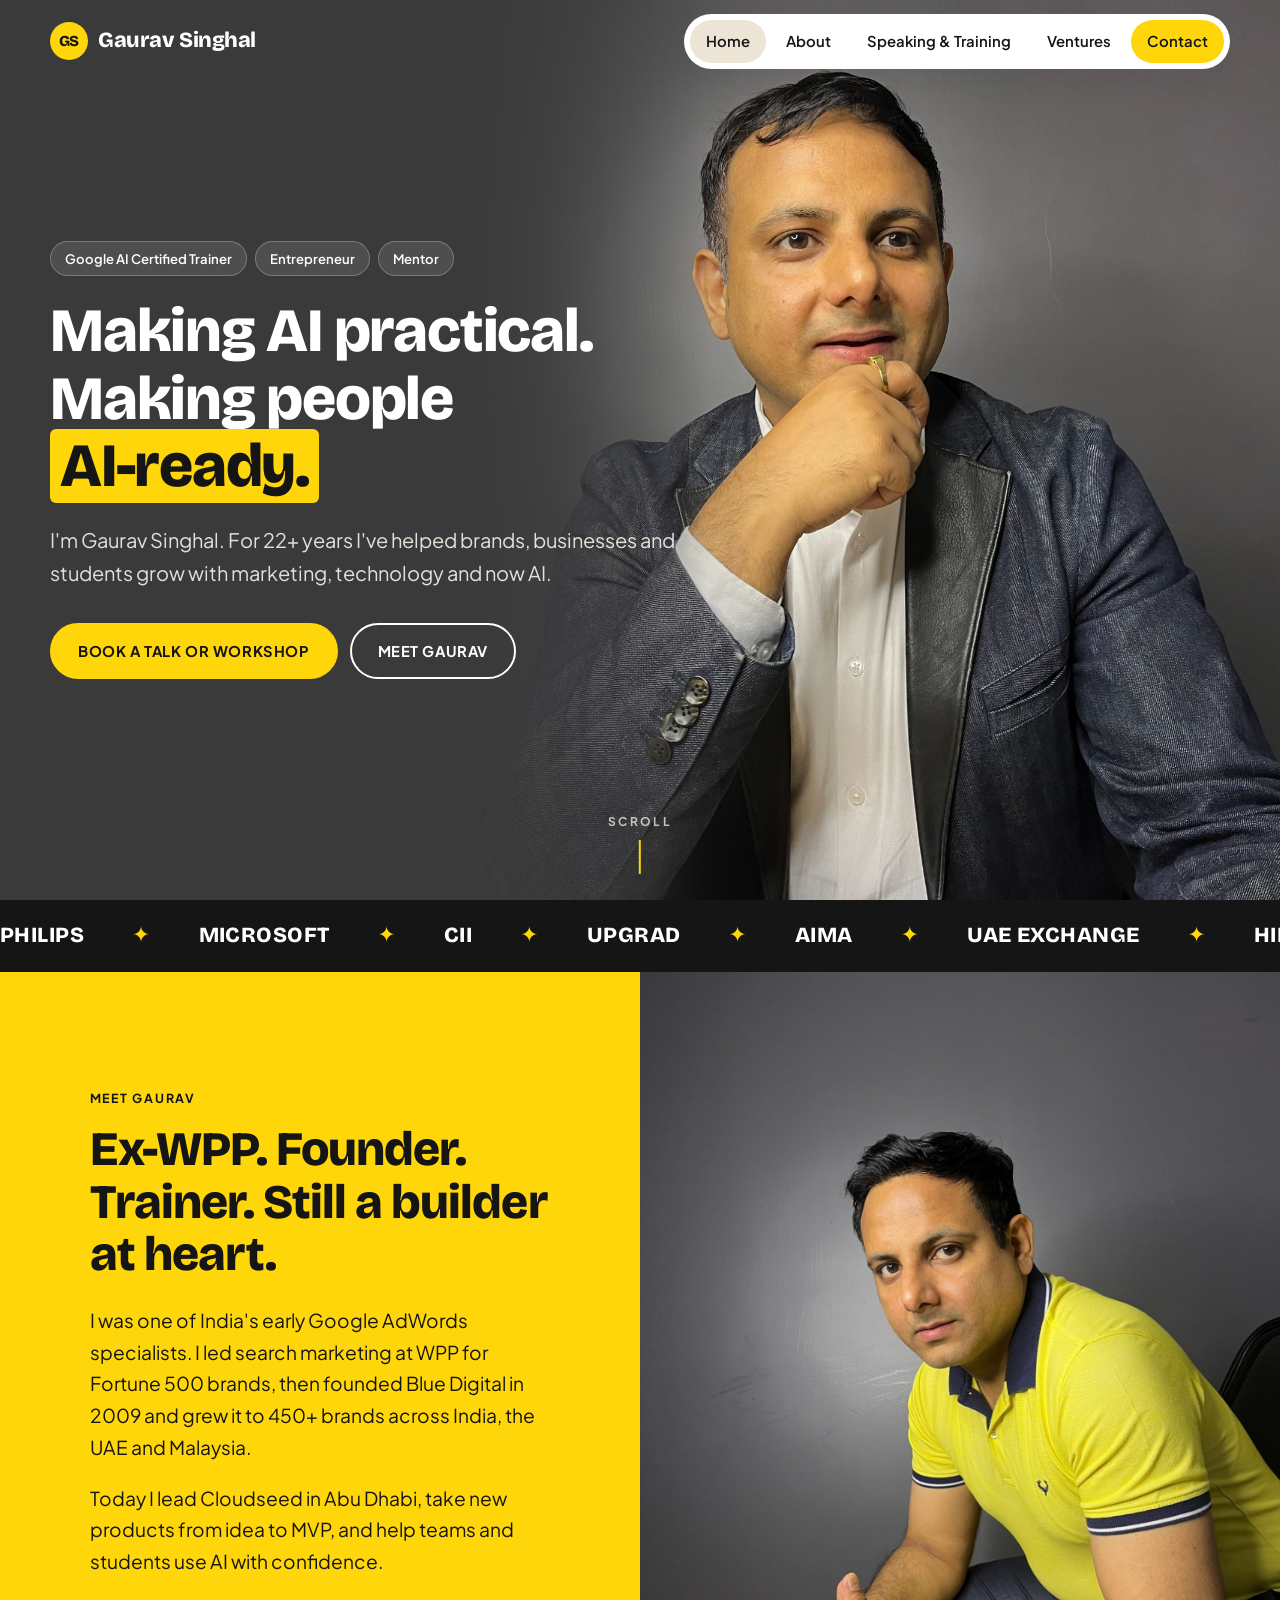
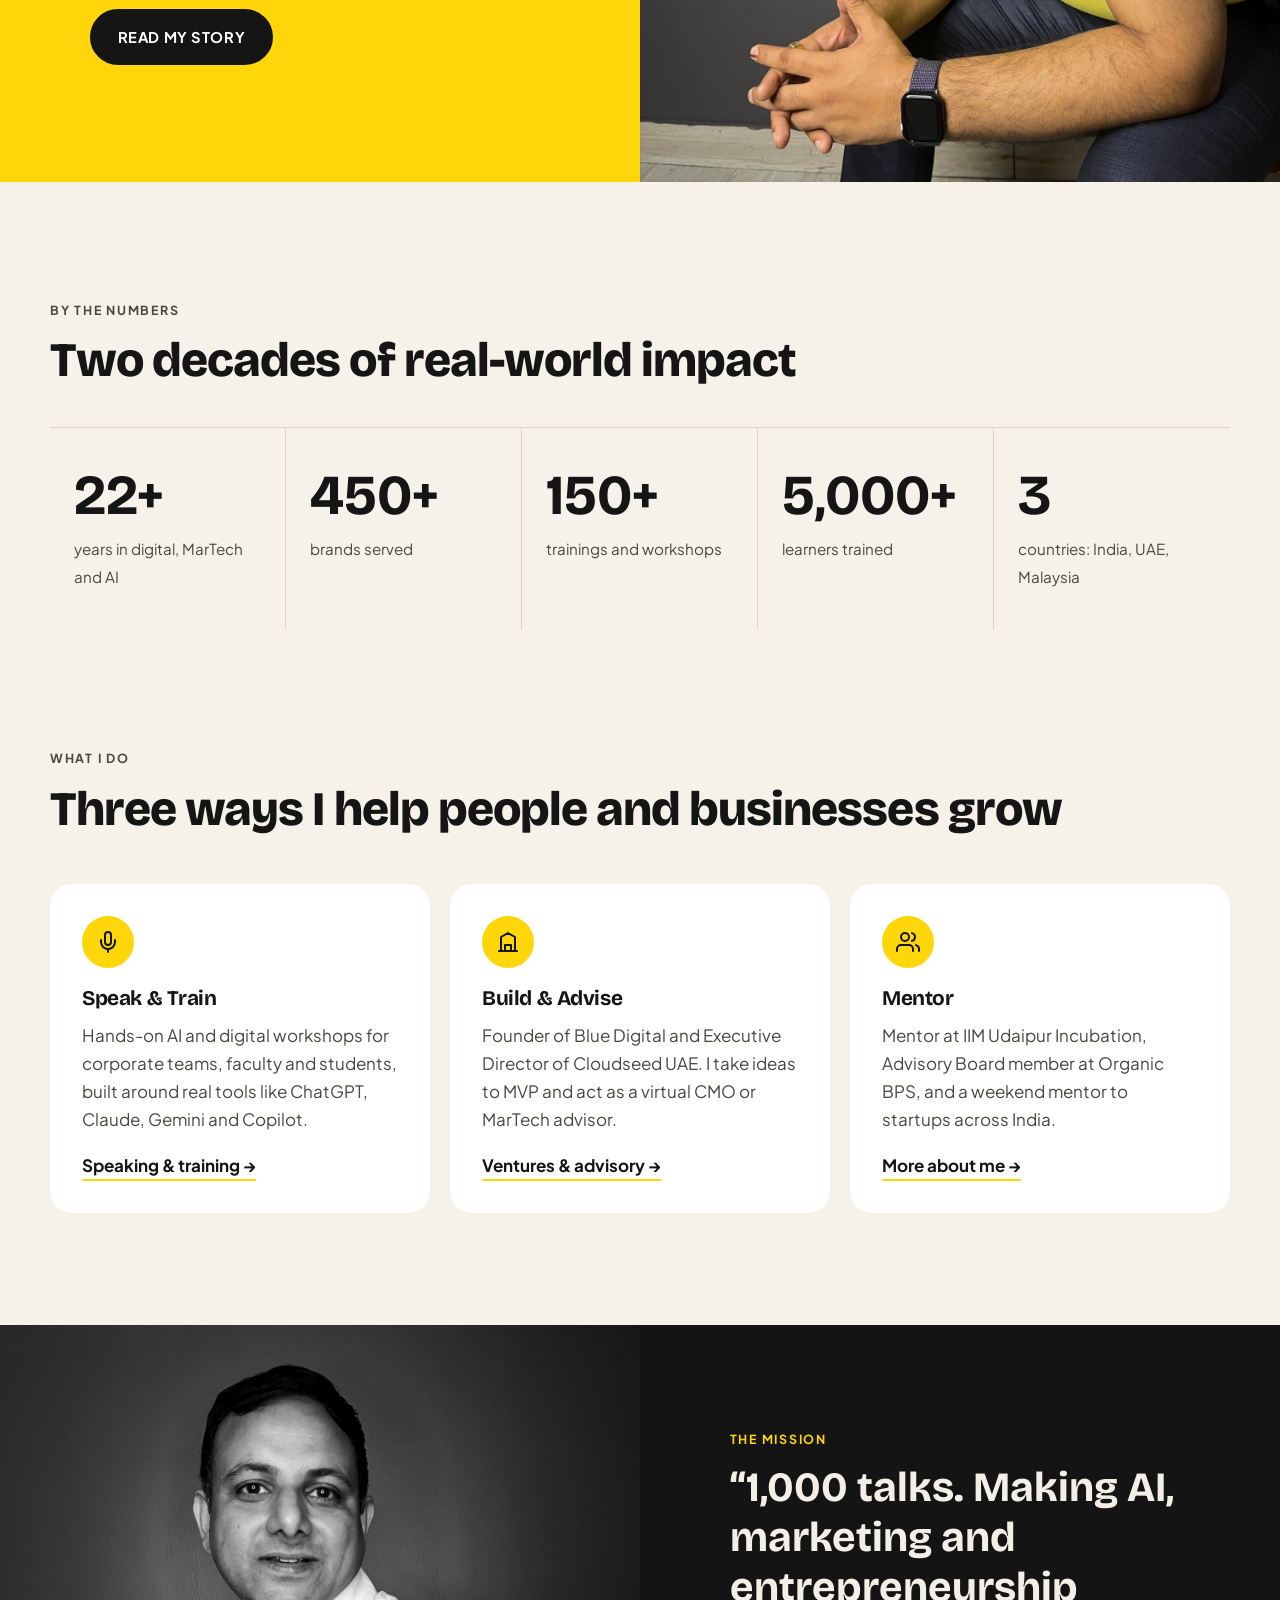
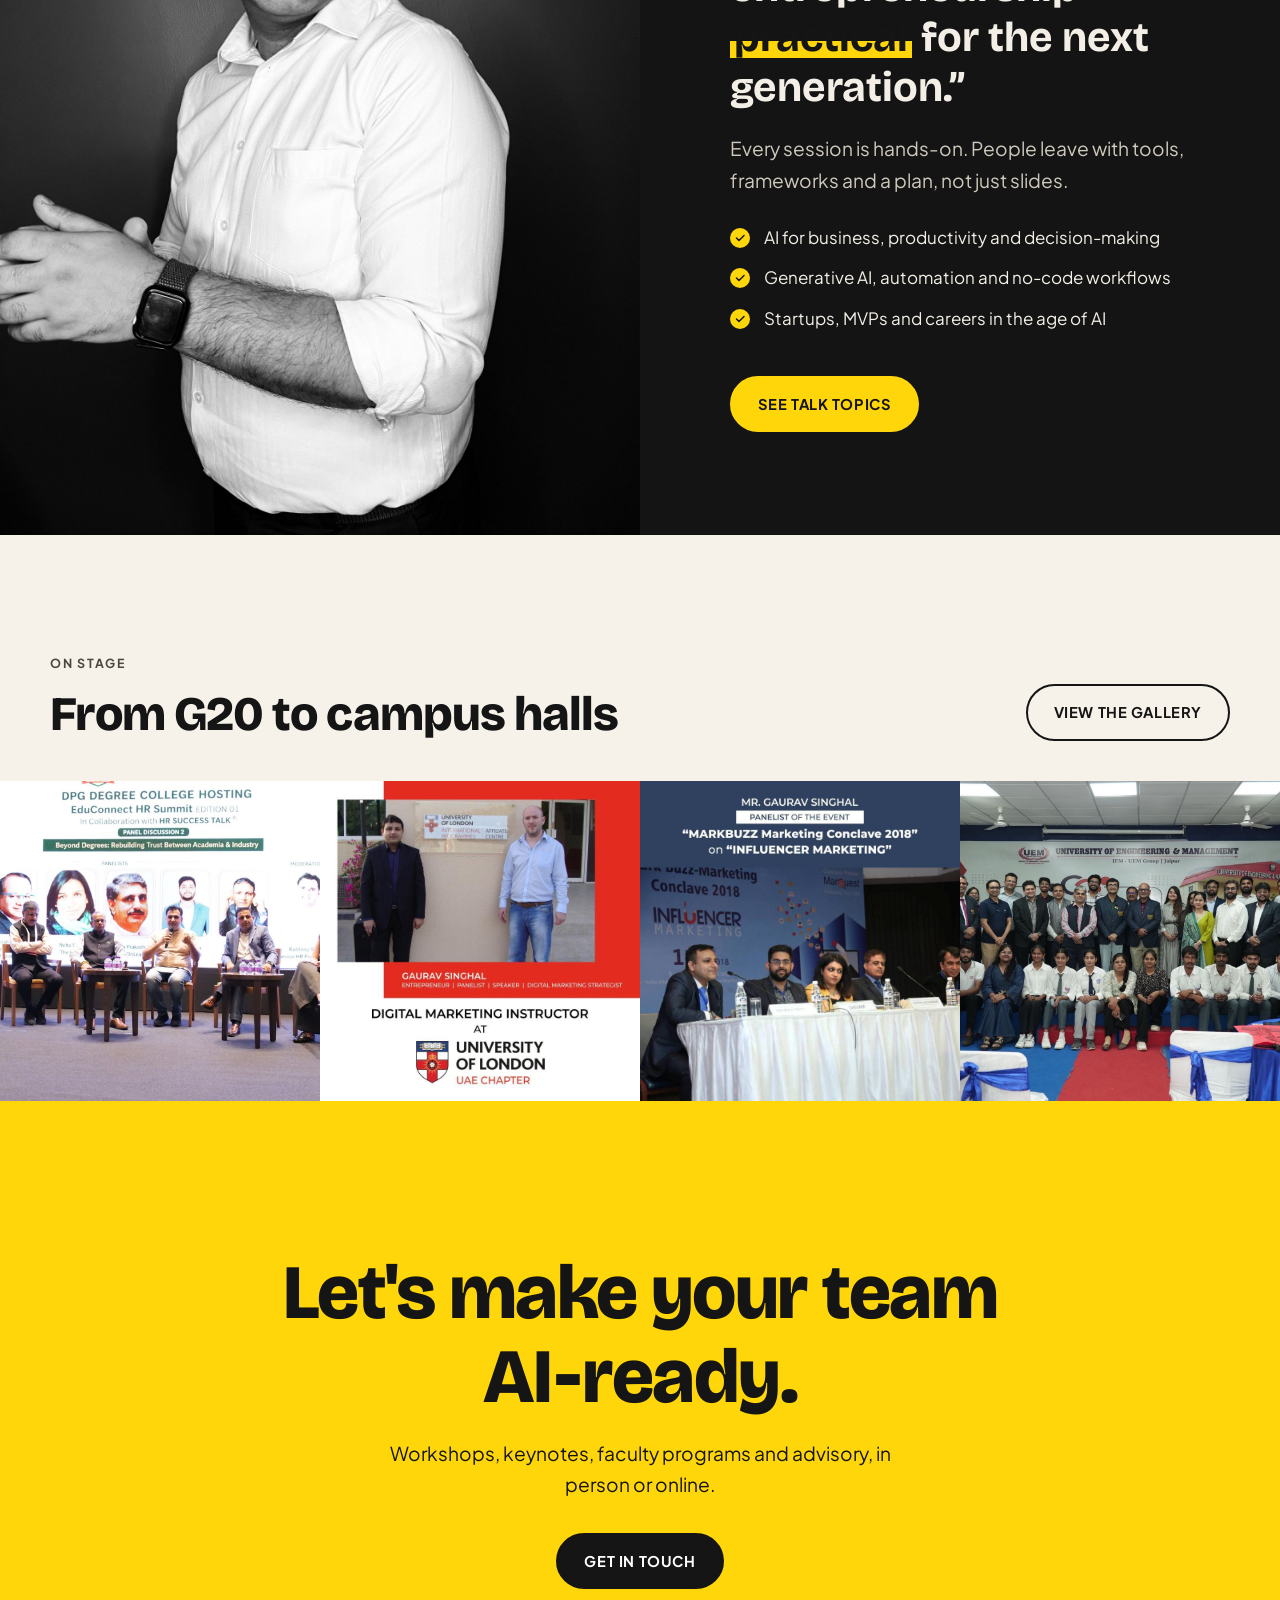
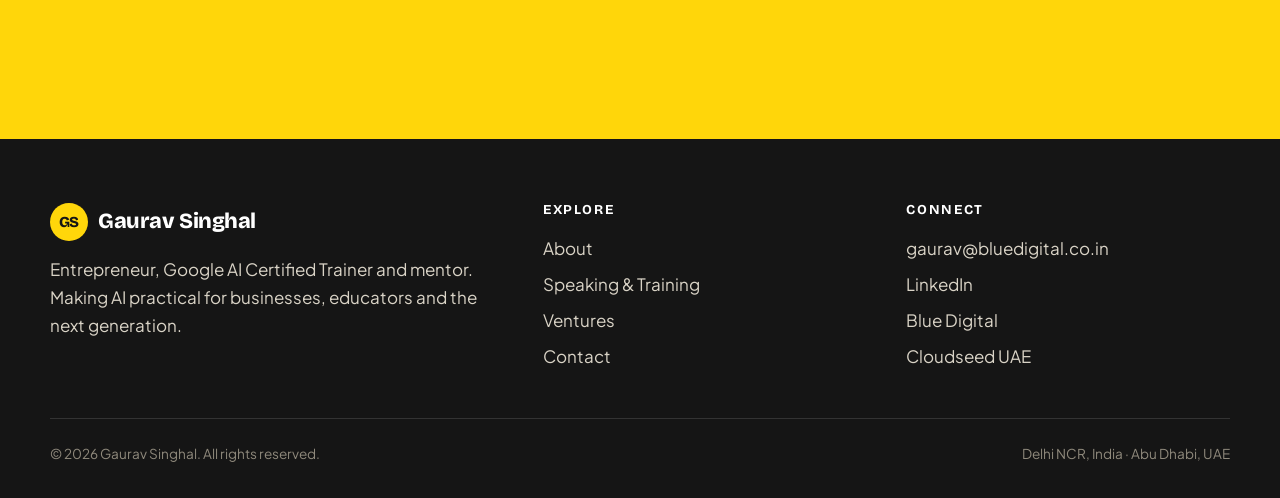
<file: index.html>
<!DOCTYPE html>
<html lang="en">
<head>
  <meta charset="UTF-8">
  <meta name="viewport" content="width=device-width, initial-scale=1.0">
  <title>Gaurav Singhal | AI Trainer, Entrepreneur and Mentor</title>
  <meta name="description" content="Gaurav Singhal is a Google AI Certified Trainer, entrepreneur and mentor with 22+ years in digital marketing and technology across India, UAE and Malaysia.">
  <link rel="preconnect" href="https://fonts.googleapis.com">
  <link rel="preconnect" href="https://fonts.gstatic.com" crossorigin>
  <link href="https://fonts.googleapis.com/css2?family=Bricolage+Grotesque:opsz,wght@12..96,600;12..96,700;12..96,800&family=Plus+Jakarta+Sans:wght@400;500;600;700&display=swap" rel="stylesheet">
  <link rel="stylesheet" href="css/styles.css">
</head>
<body>

  <header class="site-header site-header--overlay">
    <nav class="container nav" aria-label="Main">
      <a href="index.html" class="logo"><span class="logo-mark" style="color:var(--ink)">GS</span>Gaurav Singhal</a>
      <button class="nav-toggle" aria-label="Open menu" aria-expanded="false">☰</button>
      <ul class="nav-links">
        <li><a href="index.html" aria-current="page">Home</a></li>
        <li><a href="about.html">About</a></li>
        <li><a href="speaking.html">Speaking &amp; Training</a></li>
        <li><a href="ventures.html">Ventures</a></li>
        <li><a href="contact.html" class="nav-cta">Contact</a></li>
      </ul>
    </nav>
  </header>

  <main>
    <!-- Full-screen hero -->
    <section class="fs-hero">
      <div class="fs-hero__photo">
        <img src="images/gaurav-hero.jpg" alt="Gaurav Singhal in a denim blazer, hand on chin" fetchpriority="high">
      </div>
      <div class="container fs-hero__content">
        <div class="hero-tags">
          <span class="tag">Google AI Certified Trainer</span>
          <span class="tag">Entrepreneur</span>
          <span class="tag">Mentor</span>
        </div>
        <h1>Making AI practical. Making people <span class="highlight">AI-ready.</span></h1>
        <p class="lead">I'm Gaurav Singhal. For 22+ years I've helped brands, businesses and students grow with marketing, technology and now AI.</p>
        <div class="btn-row">
          <a href="contact.html" class="btn btn--yellow">Book a talk or workshop</a>
          <a href="#meet" class="btn btn--ghost">Meet Gaurav</a>
        </div>
      </div>
      <a href="#meet" class="fs-hero__scroll">Scroll</a>
    </section>

    <!-- Marquee -->
    <div class="marquee" aria-label="Organisations Gaurav has worked with">
      <div class="marquee__track">
        <span>Philips</span><span>Microsoft</span><span>CII</span><span>upGrad</span><span>AIMA</span><span>UAE Exchange</span><span>Hindustan Times</span><span>University of London</span><span>S P Jain</span><span>IIT Kanpur</span><span>Amity University</span><span>IMT Ghaziabad</span>
        <span aria-hidden="true">Philips</span><span aria-hidden="true">Microsoft</span><span aria-hidden="true">CII</span><span aria-hidden="true">upGrad</span><span aria-hidden="true">AIMA</span><span aria-hidden="true">UAE Exchange</span><span aria-hidden="true">Hindustan Times</span><span aria-hidden="true">University of London</span><span aria-hidden="true">S P Jain</span><span aria-hidden="true">IIT Kanpur</span><span aria-hidden="true">Amity University</span><span aria-hidden="true">IMT Ghaziabad</span>
      </div>
    </div>

    <!-- Meet Gaurav: yellow split -->
    <section class="split split--yellow" id="meet">
      <div class="split__text">
        <span class="eyebrow">Meet Gaurav</span>
        <h2>Ex-WPP. Founder. Trainer. Still a builder at heart.</h2>
        <p class="lead">I was one of India's early Google AdWords specialists. I led search marketing at WPP for Fortune 500 brands, then founded Blue Digital in 2009 and grew it to 450+ brands across India, the UAE and Malaysia.</p>
        <p class="lead">Today I lead Cloudseed in Abu Dhabi, take new products from idea to MVP, and help teams and students use AI with confidence.</p>
        <div class="btn-row" style="margin-top:12px">
          <a href="about.html" class="btn btn--dark">Read my story</a>
        </div>
      </div>
      <div class="split__photo">
        <img src="images/gaurav-yellow.jpg" alt="Gaurav Singhal in a yellow polo shirt" loading="lazy">
      </div>
    </section>

    <!-- Big numbers -->
    <section class="section" style="padding-bottom:0">
      <div class="container">
        <span class="eyebrow">By the numbers</span>
        <h2>Two decades of real-world impact</h2>
      </div>
      <div class="container big-stats" style="margin-top:40px">
        <div><strong>22+</strong><span>years in digital, MarTech and AI</span></div>
        <div><strong>450+</strong><span>brands served</span></div>
        <div><strong>150+</strong><span>trainings and workshops</span></div>
        <div><strong>5,000+</strong><span>learners trained</span></div>
        <div><strong>3</strong><span>countries: India, UAE, Malaysia</span></div>
      </div>
    </section>

    <!-- What I do -->
    <section class="section">
      <div class="container">
        <div class="section-head">
          <span class="eyebrow">What I do</span>
          <h2>Three ways I help people and businesses grow</h2>
        </div>
        <div class="grid-3">
          <article class="card">
            <div class="icon-dot"><svg viewBox="0 0 24 24"><path d="M12 2a3 3 0 0 0-3 3v7a3 3 0 0 0 6 0V5a3 3 0 0 0-3-3z"/><path d="M19 10v2a7 7 0 0 1-14 0v-2"/><path d="M12 19v3"/></svg></div>
            <h3>Speak &amp; Train</h3>
            <p>Hands-on AI and digital workshops for corporate teams, faculty and students, built around real tools like ChatGPT, Claude, Gemini and Copilot.</p>
            <a href="speaking.html" class="card-link">Speaking &amp; training →</a>
          </article>
          <article class="card">
            <div class="icon-dot"><svg viewBox="0 0 24 24"><path d="M3 21h18"/><path d="M5 21V7l7-4 7 4v14"/><path d="M9 21v-6h6v6"/></svg></div>
            <h3>Build &amp; Advise</h3>
            <p>Founder of Blue Digital and Executive Director of Cloudseed UAE. I take ideas to MVP and act as a virtual CMO or MarTech advisor.</p>
            <a href="ventures.html" class="card-link">Ventures &amp; advisory →</a>
          </article>
          <article class="card">
            <div class="icon-dot"><svg viewBox="0 0 24 24"><path d="M17 21v-2a4 4 0 0 0-4-4H5a4 4 0 0 0-4 4v2"/><circle cx="9" cy="7" r="4"/><path d="M23 21v-2a4 4 0 0 0-3-3.87"/><path d="M16 3.13a4 4 0 0 1 0 7.75"/></svg></div>
            <h3>Mentor</h3>
            <p>Mentor at IIM Udaipur Incubation, Advisory Board member at Organic BPS, and a weekend mentor to startups across India.</p>
            <a href="about.html" class="card-link">More about me →</a>
          </article>
        </div>
      </div>
    </section>

    <!-- Mission: dark split with B&W photo -->
    <section class="split split--dark split--reverse">
      <div class="split__text">
        <span class="eyebrow">The mission</span>
        <blockquote class="quote">“1,000 talks. Making AI, marketing and entrepreneurship <span class="highlight" style="color:var(--ink)">practical</span> for the next generation.”</blockquote>
        <p class="lead">Every session is hands-on. People leave with tools, frameworks and a plan, not just slides.</p>
        <ul class="check-list" style="margin-top:8px">
          <li>AI for business, productivity and decision-making</li>
          <li>Generative AI, automation and no-code workflows</li>
          <li>Startups, MVPs and careers in the age of AI</li>
        </ul>
        <div class="btn-row">
          <a href="speaking.html" class="btn btn--yellow">See talk topics</a>
        </div>
      </div>
      <div class="split__photo">
        <img src="images/gaurav-bw.jpg" alt="Black and white portrait of Gaurav Singhal in a white shirt" loading="lazy">
      </div>
    </section>

    <!-- Gallery teaser -->
    <section class="section" style="padding-bottom:40px">
      <div class="container" style="display:flex;justify-content:space-between;align-items:end;gap:20px;flex-wrap:wrap">
        <div>
          <span class="eyebrow">On stage</span>
          <h2 style="margin:0">From G20 to campus halls</h2>
        </div>
        <a href="speaking.html#gallery" class="btn btn--ghost">View the gallery</a>
      </div>
    </section>
    <div class="photo-strip">
      <a href="speaking.html#gallery"><img src="images/gallery/training-19.jpg" alt="Panel at EDU Connect HR Summit, Gurugram" loading="lazy"></a>
      <a href="speaking.html#gallery"><img src="images/gallery/training-15.jpg" alt="Digital marketing instructor at University of London, UAE" loading="lazy"></a>
      <a href="speaking.html#gallery"><img src="images/gallery/training-09.jpg" alt="Panelist at Markbuzz Marketing Conclave, New Delhi" loading="lazy"></a>
      <a href="speaking.html#gallery"><img src="images/gallery/training-21.jpg" alt="Session at UEM Jaipur" loading="lazy"></a>
    </div>

    <!-- Closing CTA -->
    <section class="cta-full">
      <div class="container">
        <h2>Let's make your team AI&#8209;ready.</h2>
        <p>Workshops, keynotes, faculty programs and advisory, in person or online.</p>
        <a href="contact.html" class="btn">Get in touch</a>
      </div>
    </section>
  </main>

  <footer class="site-footer">
    <div class="container">
      <div class="footer-grid">
        <div>
          <a href="index.html" class="logo"><span class="logo-mark" style="color:var(--ink)">GS</span>Gaurav Singhal</a>
          <p>Entrepreneur, Google AI Certified Trainer and mentor. Making AI practical for businesses, educators and the next generation.</p>
        </div>
        <div>
          <h4>Explore</h4>
          <ul>
            <li><a href="about.html">About</a></li>
            <li><a href="speaking.html">Speaking &amp; Training</a></li>
            <li><a href="ventures.html">Ventures</a></li>
            <li><a href="contact.html">Contact</a></li>
          </ul>
        </div>
        <div>
          <h4>Connect</h4>
          <ul>
            <li><a href="mailto:gaurav@bluedigital.co.in">gaurav@bluedigital.co.in</a></li>
            <li><a href="https://www.linkedin.com/in/singhalgaurav" target="_blank" rel="noopener">LinkedIn</a></li>
            <li><a href="https://www.bluedigital.co.in" target="_blank" rel="noopener">Blue Digital</a></li>
            <li><a href="https://www.cloudseed.ae" target="_blank" rel="noopener">Cloudseed UAE</a></li>
          </ul>
        </div>
      </div>
      <div class="footer-bottom">
        <span>© <span data-year></span> Gaurav Singhal. All rights reserved.</span>
        <span>Delhi NCR, India · Abu Dhabi, UAE</span>
      </div>
    </div>
  </footer>

  <script src="js/main.js"></script>
</body>
</html>
</file>
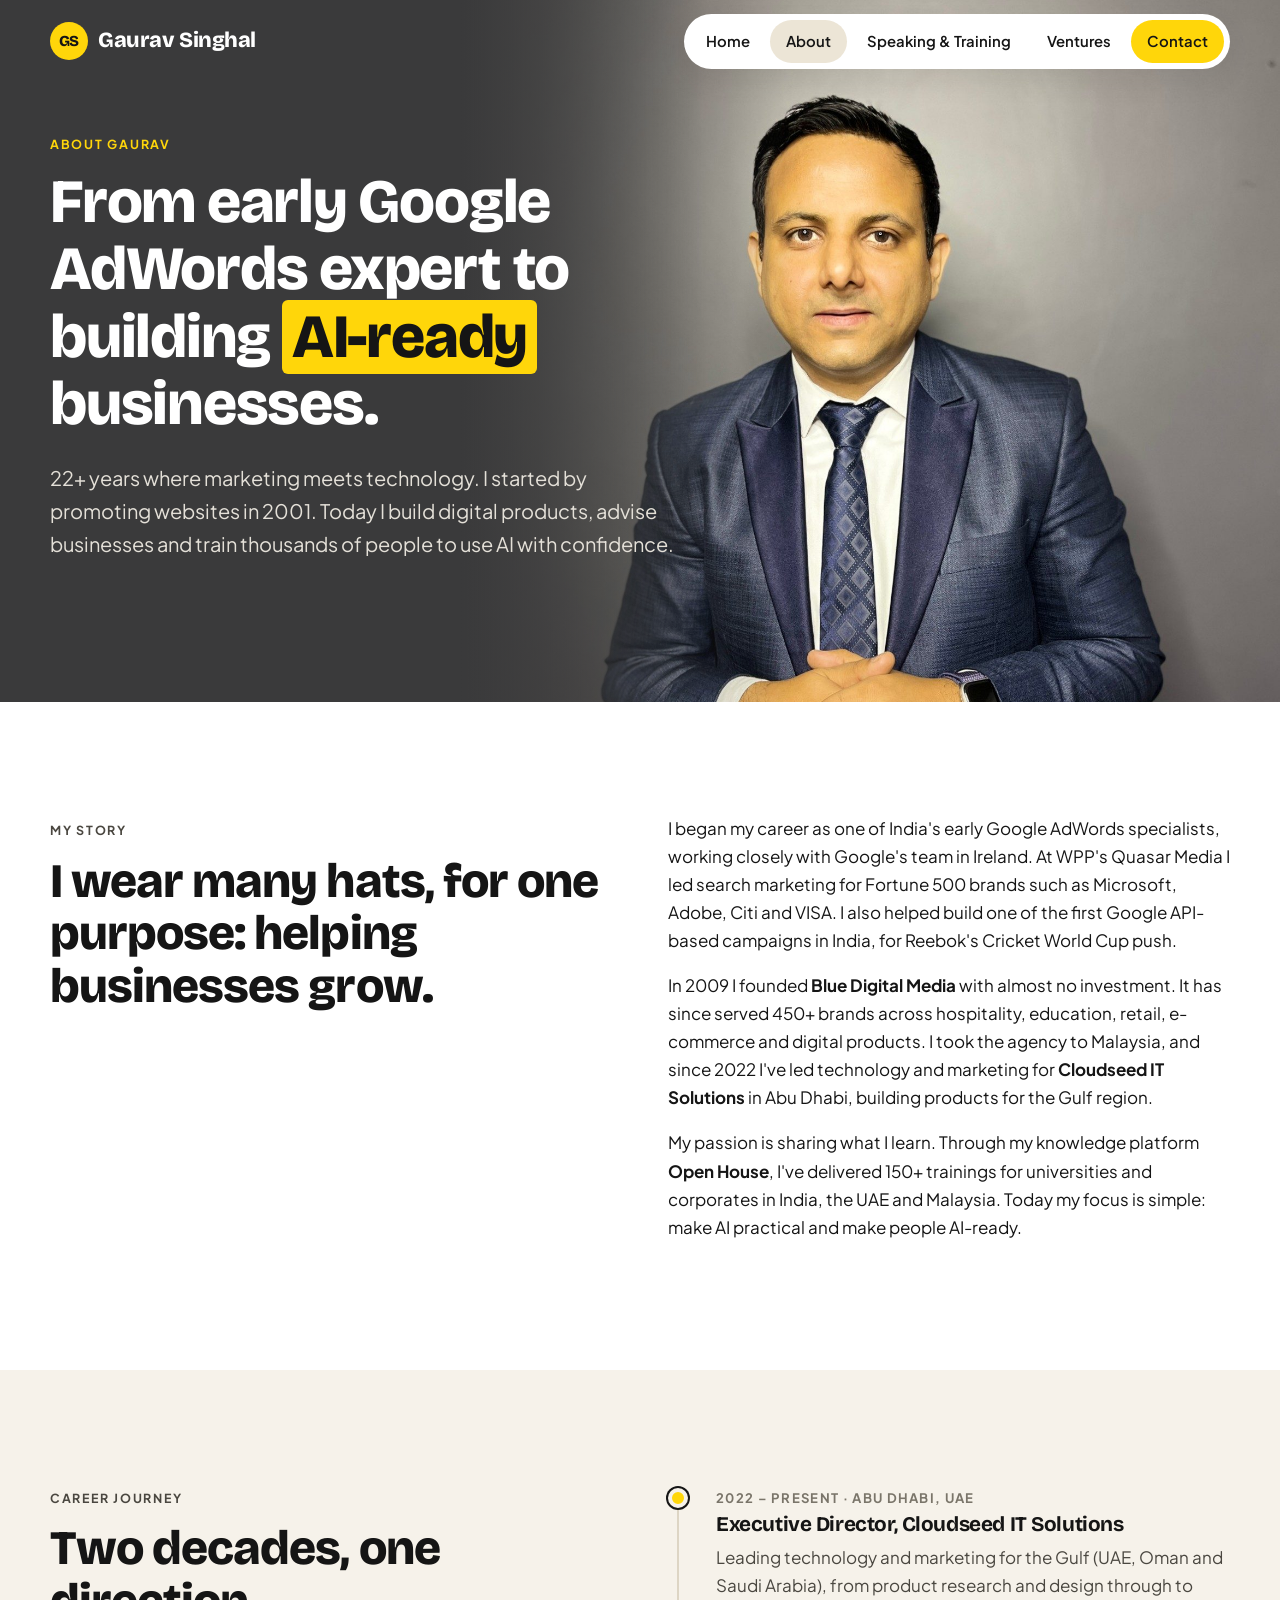
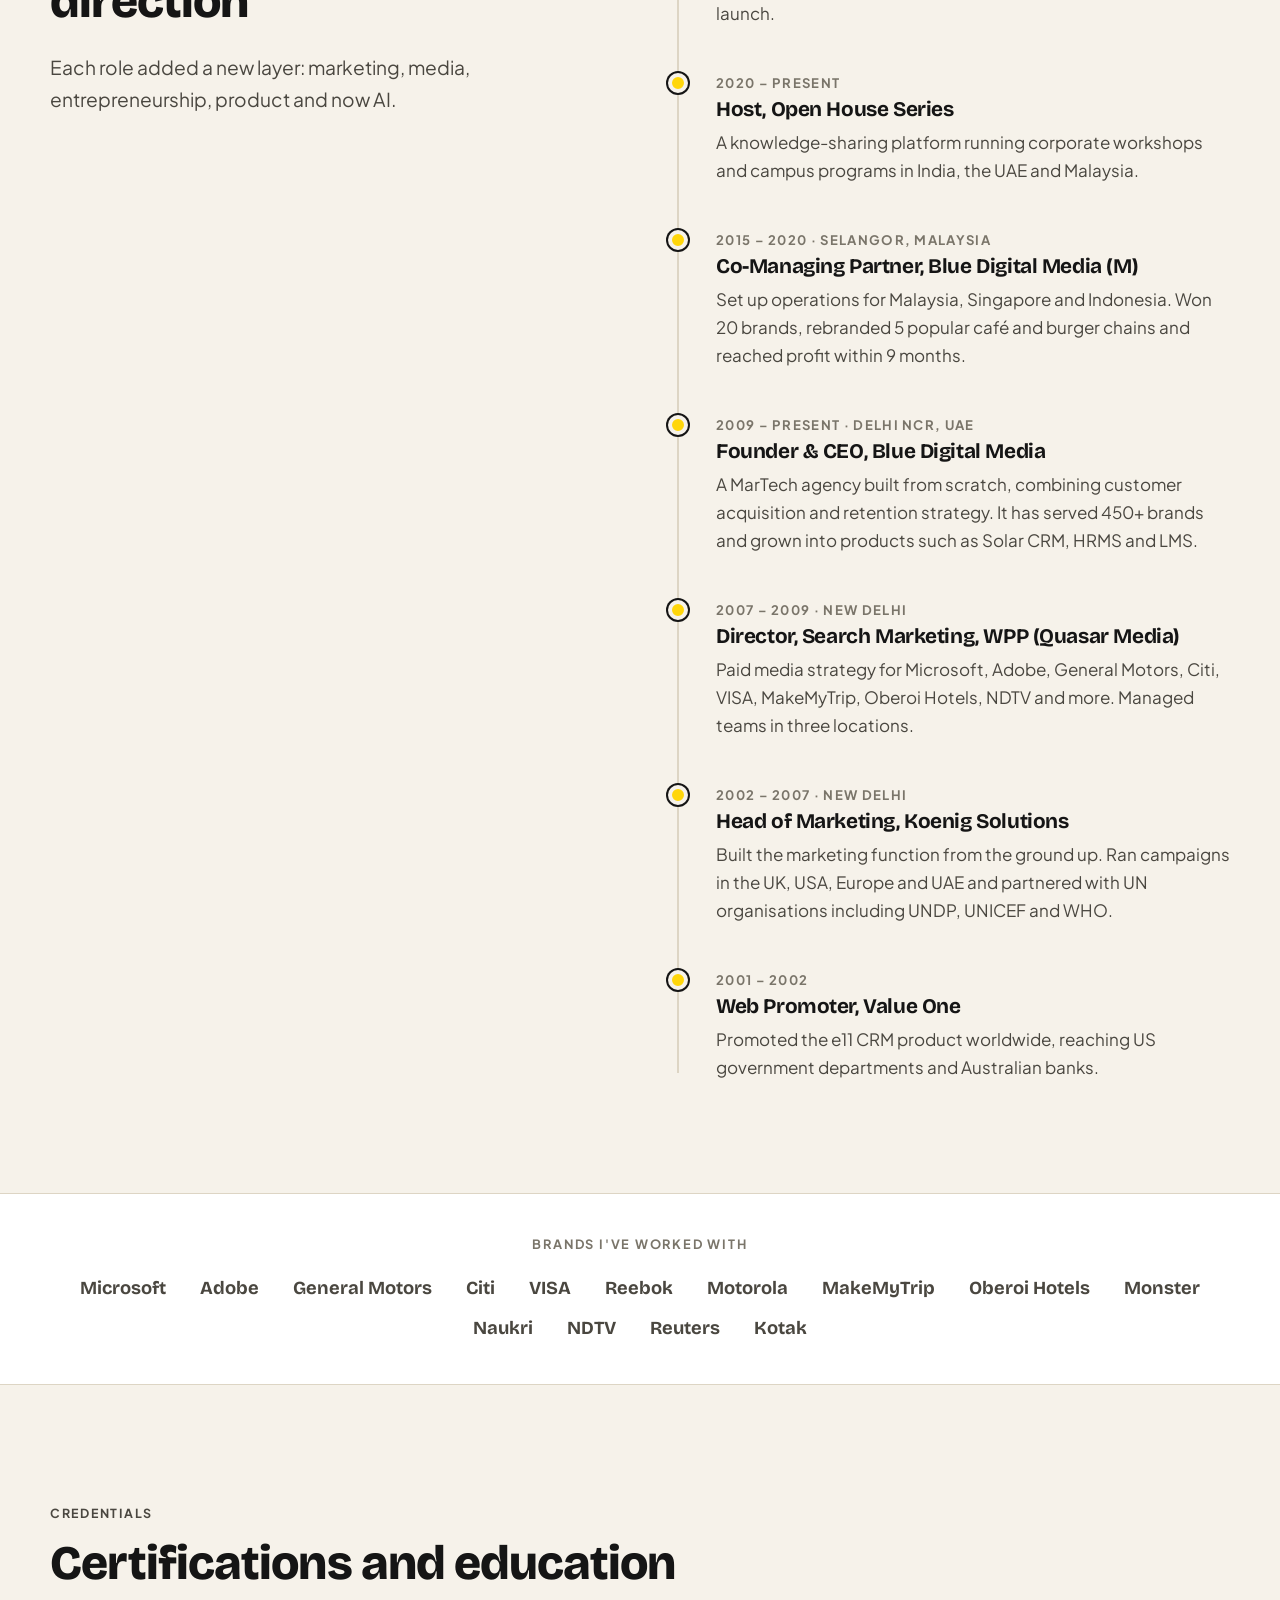
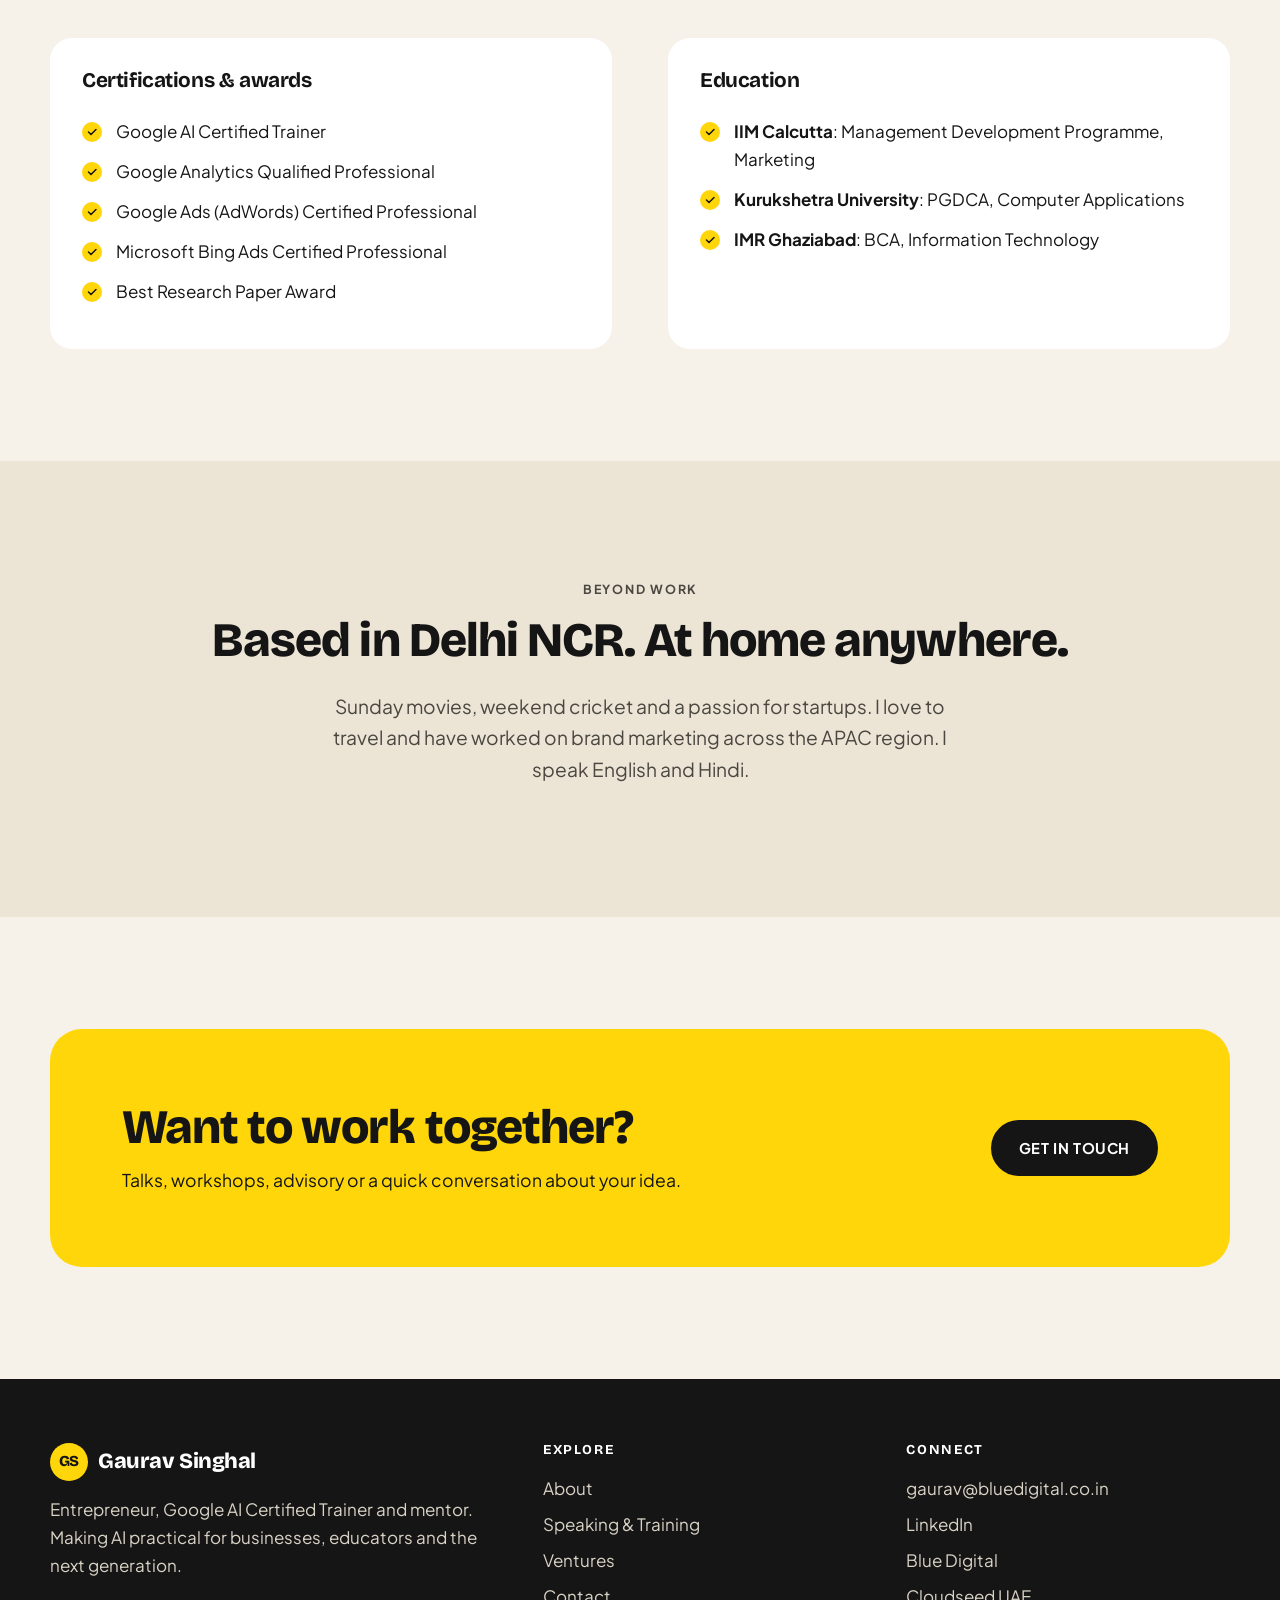
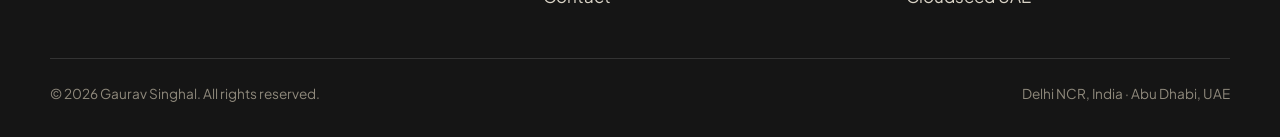
<file: about.html>
<!DOCTYPE html>
<html lang="en">
<head>
  <meta charset="UTF-8">
  <meta name="viewport" content="width=device-width, initial-scale=1.0">
  <title>About Gaurav Singhal | 22+ Years in Digital, MarTech and AI</title>
  <meta name="description" content="Gaurav Singhal's journey from one of India's early Google AdWords experts to WPP, founding Blue Digital and building AI-ready businesses across India, UAE and Malaysia.">
  <link rel="preconnect" href="https://fonts.googleapis.com">
  <link rel="preconnect" href="https://fonts.gstatic.com" crossorigin>
  <link href="https://fonts.googleapis.com/css2?family=Bricolage+Grotesque:opsz,wght@12..96,600;12..96,700;12..96,800&family=Plus+Jakarta+Sans:wght@400;500;600;700&display=swap" rel="stylesheet">
  <link rel="stylesheet" href="css/styles.css">
</head>
<body>

  <header class="site-header site-header--overlay">
    <nav class="container nav" aria-label="Main">
      <a href="index.html" class="logo"><span class="logo-mark" style="color:var(--ink)">GS</span>Gaurav Singhal</a>
      <button class="nav-toggle" aria-label="Open menu" aria-expanded="false">☰</button>
      <ul class="nav-links">
        <li><a href="index.html">Home</a></li>
        <li><a href="about.html" aria-current="page">About</a></li>
        <li><a href="speaking.html">Speaking &amp; Training</a></li>
        <li><a href="ventures.html">Ventures</a></li>
        <li><a href="contact.html" class="nav-cta">Contact</a></li>
      </ul>
    </nav>
  </header>

  <main>
    <!-- Intro -->
    <section class="fs-hero fs-hero--page">
      <div class="fs-hero__photo">
        <img src="images/gaurav-formal.jpg" alt="Gaurav Singhal in a navy suit" fetchpriority="high">
      </div>
      <div class="container fs-hero__content">
        <span class="eyebrow" style="color:var(--yellow)">About Gaurav</span>
        <h1>From early Google AdWords expert to building <span class="highlight">AI-ready</span> businesses.</h1>
        <p class="lead">22+ years where marketing meets technology. I started by promoting websites in 2001. Today I build digital products, advise businesses and train thousands of people to use AI with confidence.</p>
      </div>
    </section>

    <!-- Story -->
    <section class="section section--white">
      <div class="container grid-2" style="align-items:start">
        <div>
          <span class="eyebrow">My story</span>
          <h2>I wear many hats, for one purpose: helping businesses grow.</h2>
        </div>
        <div>
          <p>I began my career as one of India's early Google AdWords specialists, working closely with Google's team in Ireland. At WPP's Quasar Media I led search marketing for Fortune 500 brands such as Microsoft, Adobe, Citi and VISA. I also helped build one of the first Google API-based campaigns in India, for Reebok's Cricket World Cup push.</p>
          <p>In 2009 I founded <strong>Blue Digital Media</strong> with almost no investment. It has since served 450+ brands across hospitality, education, retail, e-commerce and digital products. I took the agency to Malaysia, and since 2022 I've led technology and marketing for <strong>Cloudseed IT Solutions</strong> in Abu Dhabi, building products for the Gulf region.</p>
          <p>My passion is sharing what I learn. Through my knowledge platform <strong>Open House</strong>, I've delivered 150+ trainings for universities and corporates in India, the UAE and Malaysia. Today my focus is simple: make AI practical and make people AI-ready.</p>
        </div>
      </div>
    </section>

    <!-- Journey -->
    <section class="section">
      <div class="container grid-2" style="align-items:start">
        <div>
          <span class="eyebrow">Career journey</span>
          <h2>Two decades, one direction</h2>
          <p class="lead">Each role added a new layer: marketing, media, entrepreneurship, product and now AI.</p>
        </div>
        <ol class="timeline">
          <li>
            <span class="when">2022 – Present · Abu Dhabi, UAE</span>
            <h3>Executive Director, Cloudseed IT Solutions</h3>
            <p>Leading technology and marketing for the Gulf (UAE, Oman and Saudi Arabia), from product research and design through to launch.</p>
          </li>
          <li>
            <span class="when">2020 – Present</span>
            <h3>Host, Open House Series</h3>
            <p>A knowledge-sharing platform running corporate workshops and campus programs in India, the UAE and Malaysia.</p>
          </li>
          <li>
            <span class="when">2015 – 2020 · Selangor, Malaysia</span>
            <h3>Co-Managing Partner, Blue Digital Media (M)</h3>
            <p>Set up operations for Malaysia, Singapore and Indonesia. Won 20 brands, rebranded 5 popular café and burger chains and reached profit within 9 months.</p>
          </li>
          <li>
            <span class="when">2009 – Present · Delhi NCR, UAE</span>
            <h3>Founder &amp; CEO, Blue Digital Media</h3>
            <p>A MarTech agency built from scratch, combining customer acquisition and retention strategy. It has served 450+ brands and grown into products such as Solar CRM, HRMS and LMS.</p>
          </li>
          <li>
            <span class="when">2007 – 2009 · New Delhi</span>
            <h3>Director, Search Marketing, WPP (Quasar Media)</h3>
            <p>Paid media strategy for Microsoft, Adobe, General Motors, Citi, VISA, MakeMyTrip, Oberoi Hotels, NDTV and more. Managed teams in three locations.</p>
          </li>
          <li>
            <span class="when">2002 – 2007 · New Delhi</span>
            <h3>Head of Marketing, Koenig Solutions</h3>
            <p>Built the marketing function from the ground up. Ran campaigns in the UK, USA, Europe and UAE and partnered with UN organisations including UNDP, UNICEF and WHO.</p>
          </li>
          <li>
            <span class="when">2001 – 2002</span>
            <h3>Web Promoter, Value One</h3>
            <p>Promoted the e11 CRM product worldwide, reaching US government departments and Australian banks.</p>
          </li>
        </ol>
      </div>
    </section>

    <!-- Brands -->
    <section class="trust" style="background:var(--paper)">
      <div class="container">
        <p class="trust-label">Brands I've worked with</p>
        <div class="trust-names">
          <span>Microsoft</span><span>Adobe</span><span>General Motors</span><span>Citi</span><span>VISA</span><span>Reebok</span><span>Motorola</span><span>MakeMyTrip</span><span>Oberoi Hotels</span><span>Monster</span><span>Naukri</span><span>NDTV</span><span>Reuters</span><span>Kotak</span>
        </div>
      </div>
    </section>

    <!-- Credentials -->
    <section class="section">
      <div class="container">
        <div class="section-head">
          <span class="eyebrow">Credentials</span>
          <h2>Certifications and education</h2>
        </div>
        <div class="grid-2" style="align-items:start">
          <div class="card">
            <h3>Certifications &amp; awards</h3>
            <ul class="check-list" style="margin-bottom:0">
              <li>Google AI Certified Trainer</li>
              <li>Google Analytics Qualified Professional</li>
              <li>Google Ads (AdWords) Certified Professional</li>
              <li>Microsoft Bing Ads Certified Professional</li>
              <li>Best Research Paper Award</li>
            </ul>
          </div>
          <div class="card">
            <h3>Education</h3>
            <ul class="check-list" style="margin-bottom:0">
              <li><strong>IIM Calcutta</strong>: Management Development Programme, Marketing</li>
              <li><strong>Kurukshetra University</strong>: PGDCA, Computer Applications</li>
              <li><strong>IMR Ghaziabad</strong>: BCA, Information Technology</li>
            </ul>
          </div>
        </div>
      </div>
    </section>

    <!-- Personal -->
    <section class="section section--sand">
      <div class="container center">
        <span class="eyebrow">Beyond work</span>
        <h2>Based in Delhi NCR. At home anywhere.</h2>
        <p class="lead">Sunday movies, weekend cricket and a passion for startups. I love to travel and have worked on brand marketing across the APAC region. I speak English and Hindi.</p>
      </div>
    </section>

    <!-- CTA -->
    <section class="section">
      <div class="container">
        <div class="cta-band">
          <div>
            <h2>Want to work together?</h2>
            <p>Talks, workshops, advisory or a quick conversation about your idea.</p>
          </div>
          <div class="btn-row">
            <a href="contact.html" class="btn">Get in touch</a>
          </div>
        </div>
      </div>
    </section>
  </main>

  <footer class="site-footer">
    <div class="container">
      <div class="footer-grid">
        <div>
          <a href="index.html" class="logo"><span class="logo-mark" style="color:var(--ink)">GS</span>Gaurav Singhal</a>
          <p>Entrepreneur, Google AI Certified Trainer and mentor. Making AI practical for businesses, educators and the next generation.</p>
        </div>
        <div>
          <h4>Explore</h4>
          <ul>
            <li><a href="about.html">About</a></li>
            <li><a href="speaking.html">Speaking &amp; Training</a></li>
            <li><a href="ventures.html">Ventures</a></li>
            <li><a href="contact.html">Contact</a></li>
          </ul>
        </div>
        <div>
          <h4>Connect</h4>
          <ul>
            <li><a href="mailto:gaurav@bluedigital.co.in">gaurav@bluedigital.co.in</a></li>
            <li><a href="https://www.linkedin.com/in/singhalgaurav" target="_blank" rel="noopener">LinkedIn</a></li>
            <li><a href="https://www.bluedigital.co.in" target="_blank" rel="noopener">Blue Digital</a></li>
            <li><a href="https://www.cloudseed.ae" target="_blank" rel="noopener">Cloudseed UAE</a></li>
          </ul>
        </div>
      </div>
      <div class="footer-bottom">
        <span>© <span data-year></span> Gaurav Singhal. All rights reserved.</span>
        <span>Delhi NCR, India · Abu Dhabi, UAE</span>
      </div>
    </div>
  </footer>

  <script src="js/main.js"></script>
</body>
</html>
</file>
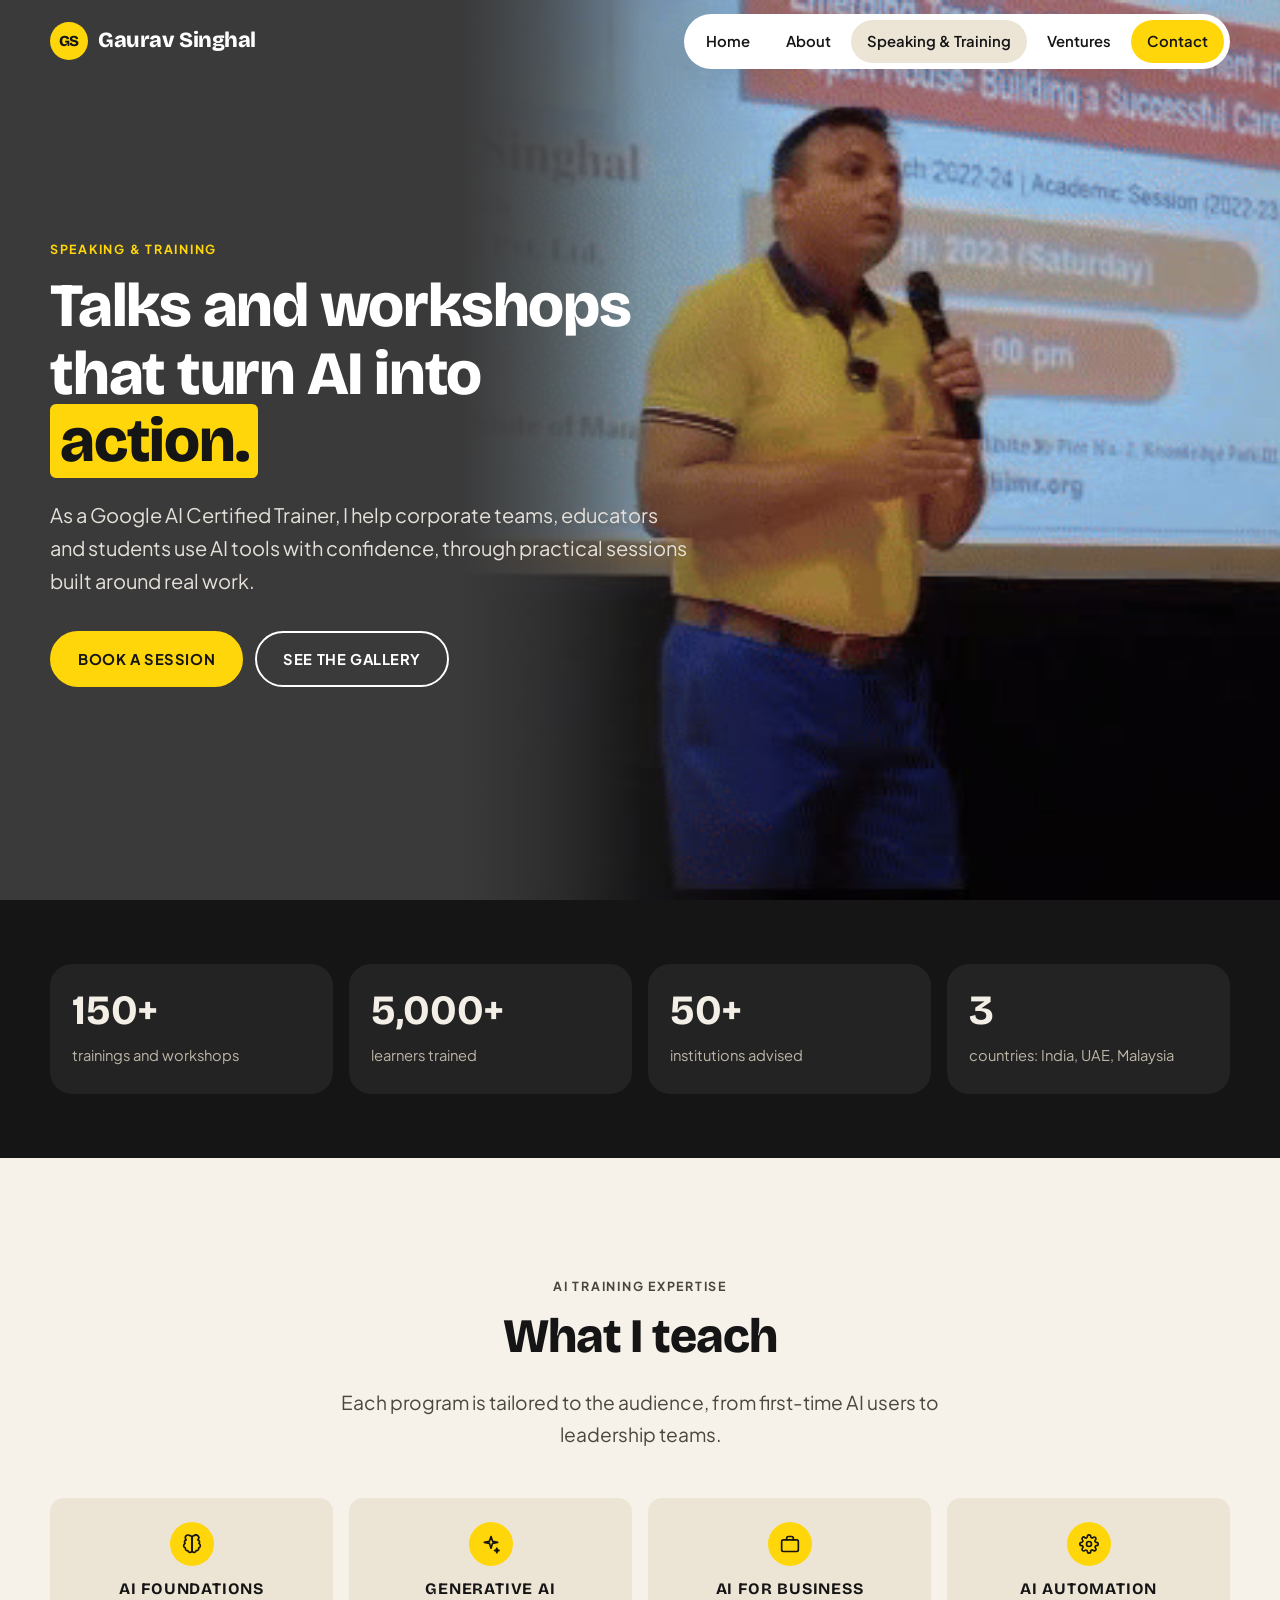
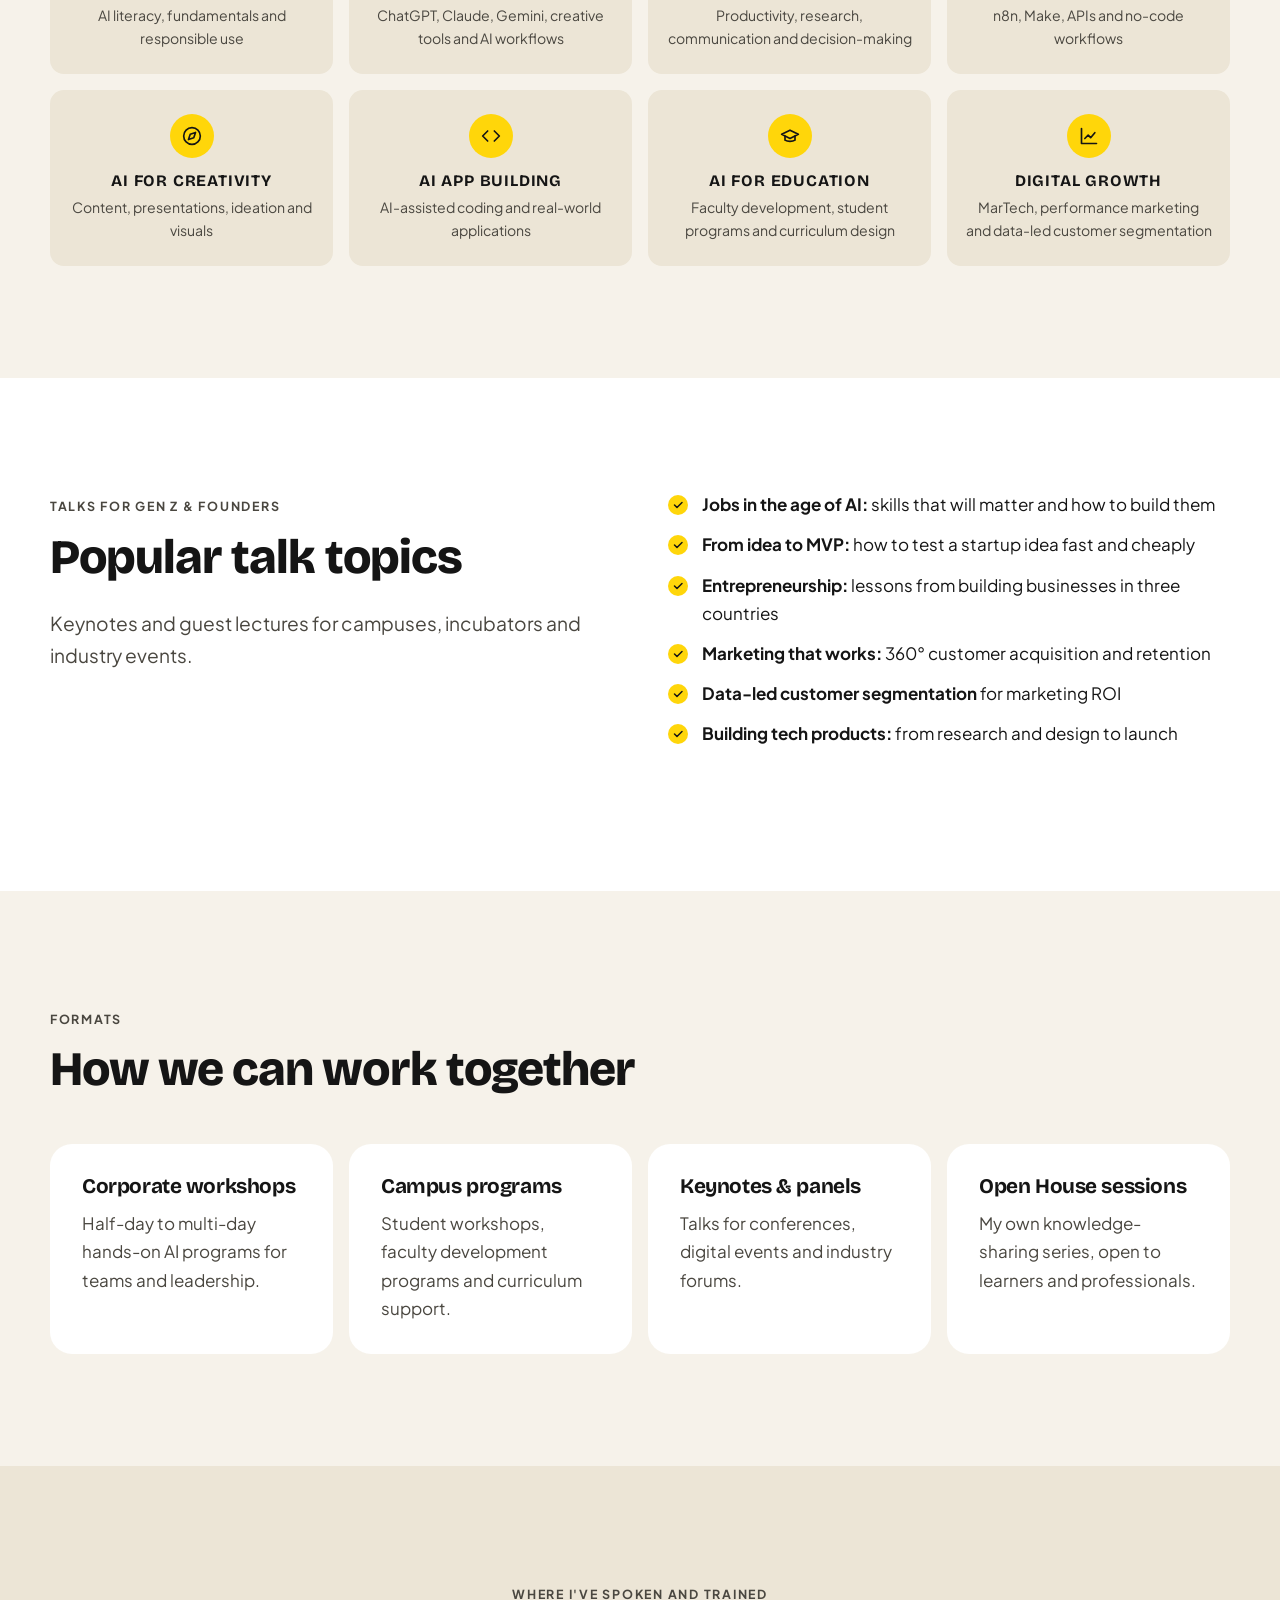
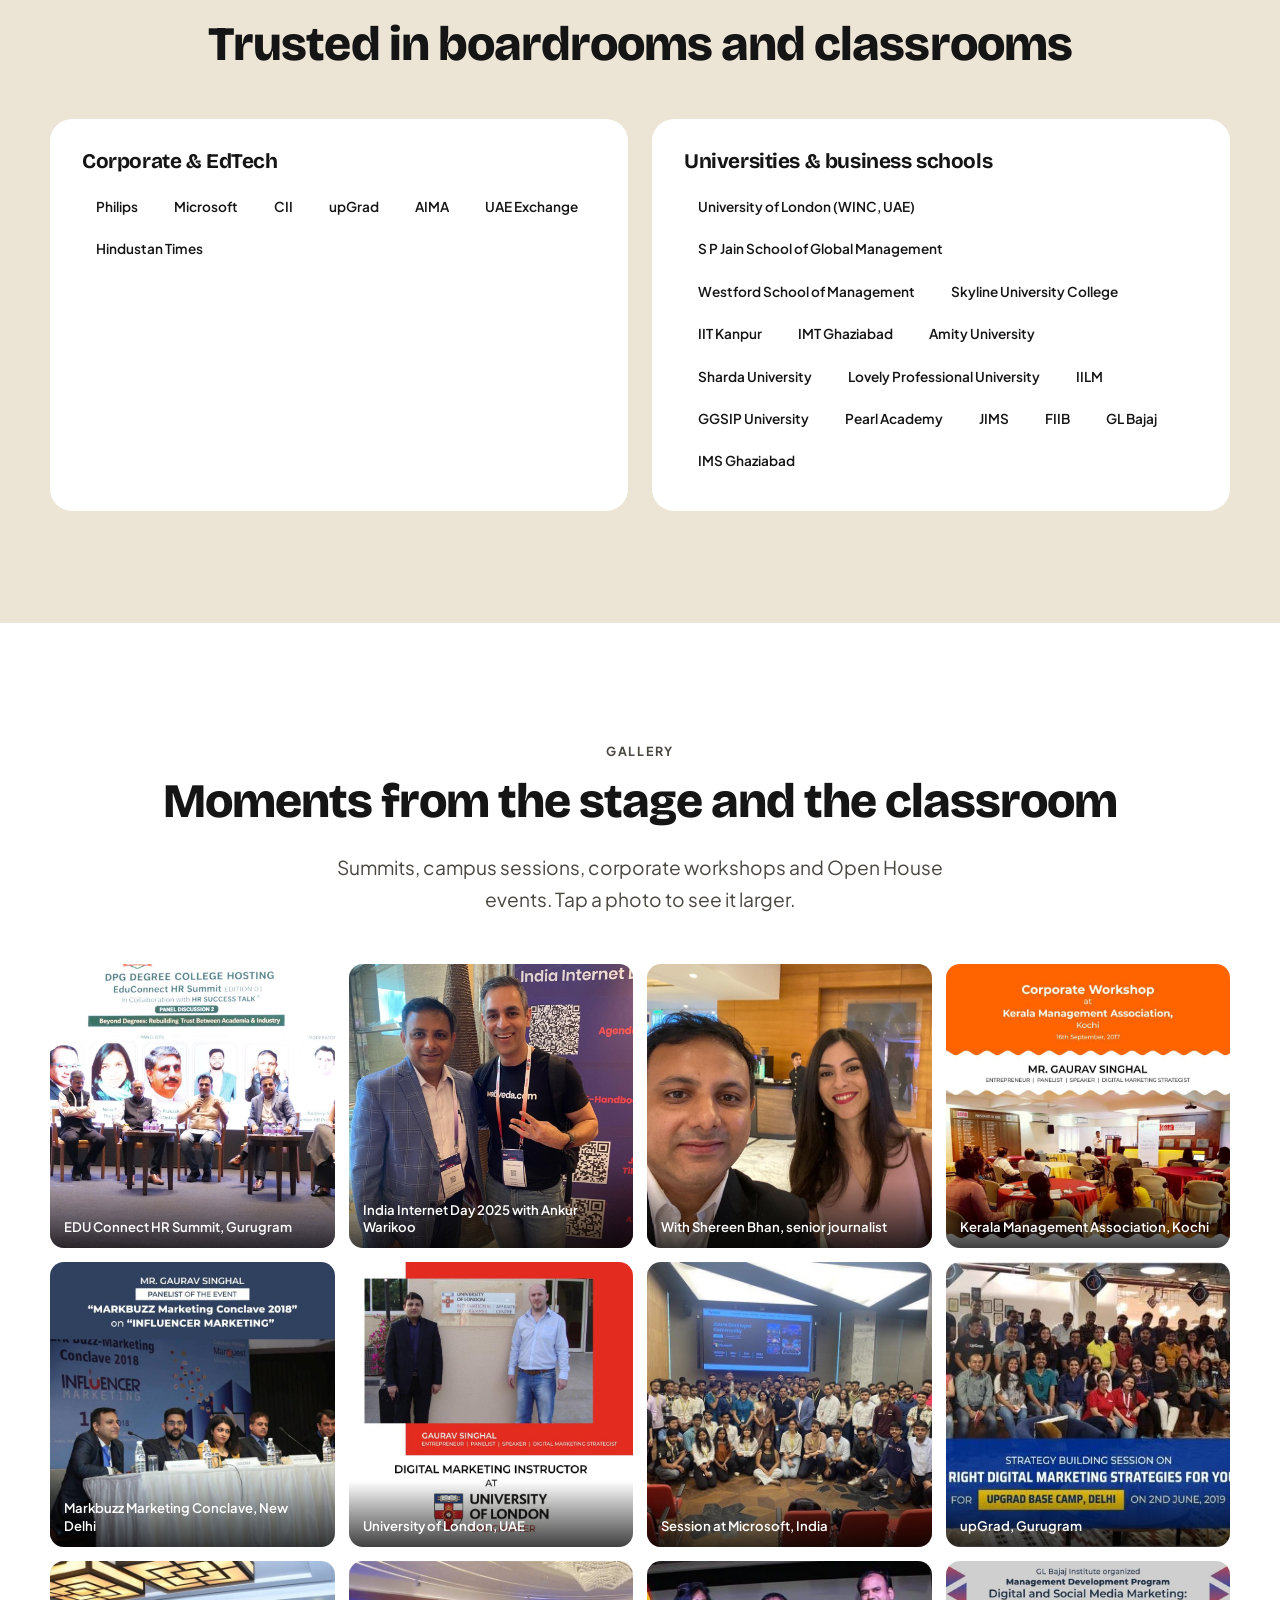
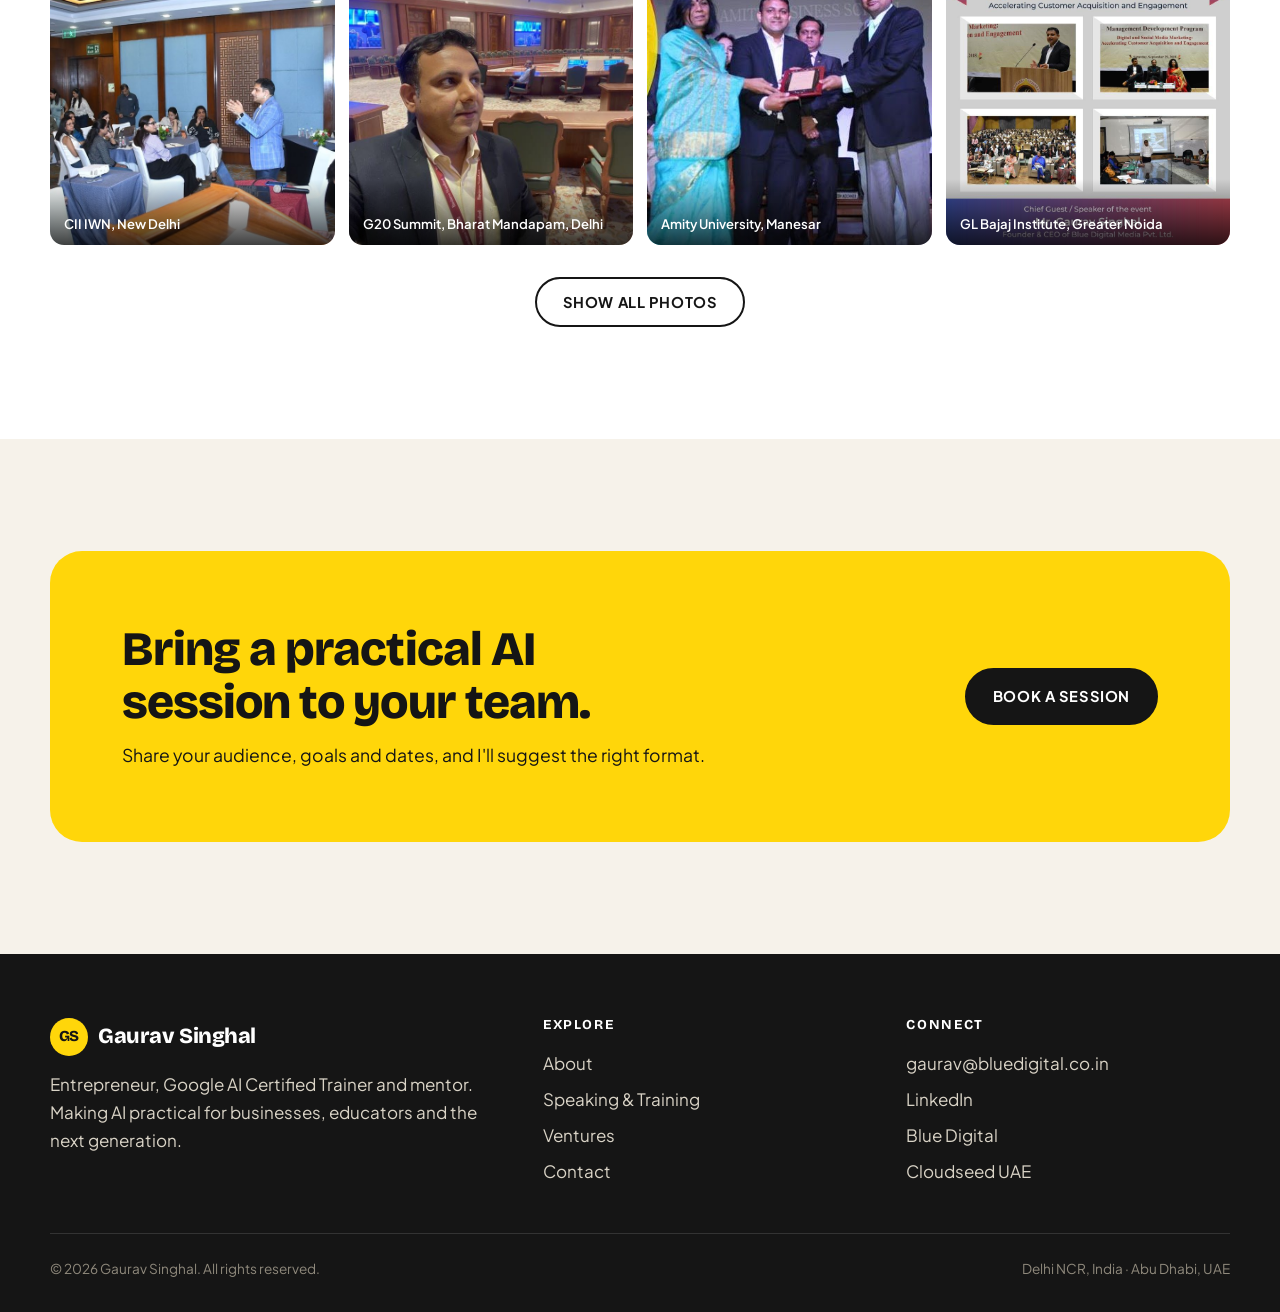
<file: speaking.html>
<!DOCTYPE html>
<html lang="en">
<head>
  <meta charset="UTF-8">
  <meta name="viewport" content="width=device-width, initial-scale=1.0">
  <title>Speaking and AI Training | Gaurav Singhal</title>
  <meta name="description" content="Book Gaurav Singhal, Google AI Certified Trainer, for AI workshops, keynotes and faculty programs. 150+ trainings delivered to 5,000+ learners in India, UAE and Malaysia.">
  <link rel="preconnect" href="https://fonts.googleapis.com">
  <link rel="preconnect" href="https://fonts.gstatic.com" crossorigin>
  <link href="https://fonts.googleapis.com/css2?family=Bricolage+Grotesque:opsz,wght@12..96,600;12..96,700;12..96,800&family=Plus+Jakarta+Sans:wght@400;500;600;700&display=swap" rel="stylesheet">
  <link rel="stylesheet" href="css/styles.css">
</head>
<body>

  <header class="site-header site-header--overlay">
    <nav class="container nav" aria-label="Main">
      <a href="index.html" class="logo"><span class="logo-mark" style="color:var(--ink)">GS</span>Gaurav Singhal</a>
      <button class="nav-toggle" aria-label="Open menu" aria-expanded="false">☰</button>
      <ul class="nav-links">
        <li><a href="index.html">Home</a></li>
        <li><a href="about.html">About</a></li>
        <li><a href="speaking.html" aria-current="page">Speaking &amp; Training</a></li>
        <li><a href="ventures.html">Ventures</a></li>
        <li><a href="contact.html" class="nav-cta">Contact</a></li>
      </ul>
    </nav>
  </header>

  <main>
    <!-- Intro -->
    <!-- Video hero: Open House at GL Bajaj, Noida (silent clip, loops) -->
    <section class="fs-hero fs-hero--video">
      <div class="fs-hero__photo">
        <div class="video-bg">
          <video autoplay muted loop playsinline preload="auto" poster="images/speaking-poster.jpg" aria-label="Gaurav Singhal speaking at Open House, GL Bajaj Institute, Noida">
            <source src="videos/speaking.mp4" type="video/mp4">
          </video>
        </div>
      </div>
      <div class="container fs-hero__content">
        <span class="eyebrow" style="color:var(--yellow)">Speaking &amp; Training</span>
        <h1>Talks and workshops that turn AI into <span class="highlight">action.</span></h1>
        <p class="lead">As a Google AI Certified Trainer, I help corporate teams, educators and students use AI tools with confidence, through practical sessions built around real work.</p>
        <div class="btn-row">
          <a href="contact.html" class="btn btn--yellow">Book a session</a>
          <a href="#gallery" class="btn btn--ghost">See the gallery</a>
        </div>
      </div>
    </section>

    <!-- Stats -->
    <section class="section section--dark" style="padding:64px 0">
      <div class="container">
        <div class="stats stats--4">
          <div class="stat"><strong>150+</strong><span>trainings and workshops</span></div>
          <div class="stat"><strong>5,000+</strong><span>learners trained</span></div>
          <div class="stat"><strong>50+</strong><span>institutions advised</span></div>
          <div class="stat"><strong>3</strong><span>countries: India, UAE, Malaysia</span></div>
        </div>
      </div>
    </section>

    <!-- AI expertise -->
    <section class="section">
      <div class="container">
        <div class="section-head center">
          <span class="eyebrow">AI training expertise</span>
          <h2>What I teach</h2>
          <p class="lead">Each program is tailored to the audience, from first-time AI users to leadership teams.</p>
        </div>
        <div class="grid-4">
          <div class="tile">
            <div class="icon-dot"><svg viewBox="0 0 24 24"><path d="M9.5 2A2.5 2.5 0 0 1 12 4.5v15a2.5 2.5 0 0 1-4.96.44 2.5 2.5 0 0 1-2.96-3.08 3 3 0 0 1-.34-5.58 2.5 2.5 0 0 1 1.32-4.24A2.5 2.5 0 0 1 9.5 2z"/><path d="M14.5 2A2.5 2.5 0 0 0 12 4.5v15a2.5 2.5 0 0 0 4.96.44 2.5 2.5 0 0 0 2.96-3.08 3 3 0 0 0 .34-5.58 2.5 2.5 0 0 0-1.32-4.24A2.5 2.5 0 0 0 14.5 2z"/></svg></div>
            <h3>AI Foundations</h3>
            <p>AI literacy, fundamentals and responsible use</p>
          </div>
          <div class="tile">
            <div class="icon-dot"><svg viewBox="0 0 24 24"><path d="M12 3l1.9 5.8L20 10l-6.1 1.2L12 17l-1.9-5.8L4 10l6.1-1.2z"/><path d="M19 17l.7 2 2 .7-2 .7-.7 2-.7-2-2-.7 2-.7z"/></svg></div>
            <h3>Generative AI</h3>
            <p>ChatGPT, Claude, Gemini, creative tools and AI workflows</p>
          </div>
          <div class="tile">
            <div class="icon-dot"><svg viewBox="0 0 24 24"><rect x="2" y="7" width="20" height="14" rx="2"/><path d="M16 7V5a2 2 0 0 0-2-2h-4a2 2 0 0 0-2 2v2"/></svg></div>
            <h3>AI for Business</h3>
            <p>Productivity, research, communication and decision-making</p>
          </div>
          <div class="tile">
            <div class="icon-dot"><svg viewBox="0 0 24 24"><circle cx="12" cy="12" r="3"/><path d="M19.4 15a1.65 1.65 0 0 0 .33 1.82l.06.06a2 2 0 1 1-2.83 2.83l-.06-.06a1.65 1.65 0 0 0-2.82 1.17V21a2 2 0 1 1-4 0v-.09A1.65 1.65 0 0 0 9 19.4a1.65 1.65 0 0 0-1.82.33l-.06.06a2 2 0 1 1-2.83-2.83l.06-.06A1.65 1.65 0 0 0 3.18 14H3a2 2 0 1 1 0-4h.09A1.65 1.65 0 0 0 4.6 9a1.65 1.65 0 0 0-.33-1.82l-.06-.06a2 2 0 1 1 2.83-2.83l.06.06A1.65 1.65 0 0 0 10 3.18V3a2 2 0 1 1 4 0v.09a1.65 1.65 0 0 0 1 1.51 1.65 1.65 0 0 0 1.82-.33l.06-.06a2 2 0 1 1 2.83 2.83l-.06.06A1.65 1.65 0 0 0 20.82 10H21a2 2 0 1 1 0 4h-.09a1.65 1.65 0 0 0-1.51 1z"/></svg></div>
            <h3>AI Automation</h3>
            <p>n8n, Make, APIs and no-code workflows</p>
          </div>
          <div class="tile">
            <div class="icon-dot"><svg viewBox="0 0 24 24"><circle cx="12" cy="12" r="10"/><path d="M16.24 7.76l-2.12 6.36-6.36 2.12 2.12-6.36z"/></svg></div>
            <h3>AI for Creativity</h3>
            <p>Content, presentations, ideation and visuals</p>
          </div>
          <div class="tile">
            <div class="icon-dot"><svg viewBox="0 0 24 24"><path d="M16 18l6-6-6-6"/><path d="M8 6l-6 6 6 6"/></svg></div>
            <h3>AI App Building</h3>
            <p>AI-assisted coding and real-world applications</p>
          </div>
          <div class="tile">
            <div class="icon-dot"><svg viewBox="0 0 24 24"><path d="M22 10L12 5 2 10l10 5 10-5z"/><path d="M6 12v5c3 2 9 2 12 0v-5"/></svg></div>
            <h3>AI for Education</h3>
            <p>Faculty development, student programs and curriculum design</p>
          </div>
          <div class="tile">
            <div class="icon-dot"><svg viewBox="0 0 24 24"><path d="M3 3v18h18"/><path d="M7 15l4-4 3 3 5-6"/></svg></div>
            <h3>Digital Growth</h3>
            <p>MarTech, performance marketing and data-led customer segmentation</p>
          </div>
        </div>
      </div>
    </section>

    <!-- Topics -->
    <section class="section section--white">
      <div class="container grid-2" style="align-items:start">
        <div>
          <span class="eyebrow">Talks for Gen Z &amp; founders</span>
          <h2>Popular talk topics</h2>
          <p class="lead">Keynotes and guest lectures for campuses, incubators and industry events.</p>
        </div>
        <div>
          <ul class="check-list" style="margin-top:0">
            <li><strong>Jobs in the age of AI:</strong> skills that will matter and how to build them</li>
            <li><strong>From idea to MVP:</strong> how to test a startup idea fast and cheaply</li>
            <li><strong>Entrepreneurship:</strong> lessons from building businesses in three countries</li>
            <li><strong>Marketing that works:</strong> 360° customer acquisition and retention</li>
            <li><strong>Data-led customer segmentation</strong> for marketing ROI</li>
            <li><strong>Building tech products:</strong> from research and design to launch</li>
          </ul>
        </div>
      </div>
    </section>

    <!-- Formats -->
    <section class="section">
      <div class="container">
        <div class="section-head">
          <span class="eyebrow">Formats</span>
          <h2>How we can work together</h2>
        </div>
        <div class="grid-4 grid-4--cards">
          <div class="card">
            <h3>Corporate workshops</h3>
            <p>Half-day to multi-day hands-on AI programs for teams and leadership.</p>
          </div>
          <div class="card">
            <h3>Campus programs</h3>
            <p>Student workshops, faculty development programs and curriculum support.</p>
          </div>
          <div class="card">
            <h3>Keynotes &amp; panels</h3>
            <p>Talks for conferences, digital events and industry forums.</p>
          </div>
          <div class="card">
            <h3>Open House sessions</h3>
            <p>My own knowledge-sharing series, open to learners and professionals.</p>
          </div>
        </div>
      </div>
    </section>

    <!-- Where -->
    <section class="section section--sand">
      <div class="container">
        <div class="section-head center">
          <span class="eyebrow">Where I've spoken and trained</span>
          <h2>Trusted in boardrooms and classrooms</h2>
        </div>
        <div class="grid-2" style="align-items:start;gap:24px">
          <div class="card">
            <h3>Corporate &amp; EdTech</h3>
            <ul class="pill-list">
              <li>Philips</li><li>Microsoft</li><li>CII</li><li>upGrad</li><li>AIMA</li><li>UAE Exchange</li><li>Hindustan Times</li>
            </ul>
          </div>
          <div class="card">
            <h3>Universities &amp; business schools</h3>
            <ul class="pill-list">
              <li>University of London (WINC, UAE)</li><li>S P Jain School of Global Management</li><li>Westford School of Management</li><li>Skyline University College</li><li>IIT Kanpur</li><li>IMT Ghaziabad</li><li>Amity University</li><li>Sharda University</li><li>Lovely Professional University</li><li>IILM</li><li>GGSIP University</li><li>Pearl Academy</li><li>JIMS</li><li>FIIB</li><li>GL Bajaj</li><li>IMS Ghaziabad</li>
            </ul>
          </div>
        </div>
      </div>
    </section>

    <!-- Gallery -->
    <section class="section section--white" id="gallery">
      <div class="container">
        <div class="section-head center">
          <span class="eyebrow">Gallery</span>
          <h2>Moments from the stage and the classroom</h2>
          <p class="lead">Summits, campus sessions, corporate workshops and Open House events. Tap a photo to see it larger.</p>
        </div>
        <div class="gallery" data-gallery>
          <figure class="gallery-item"><img src="images/gallery/training-19.jpg" alt="Gaurav Singhal: EDU Connect HR Summit, Gurugram" loading="lazy"><figcaption>EDU Connect HR Summit, Gurugram</figcaption></figure>
          <figure class="gallery-item"><img src="images/gallery/training-23.jpg" alt="Gaurav Singhal: India Internet Day 2025 with Ankur Warikoo" loading="lazy"><figcaption>India Internet Day 2025 with Ankur Warikoo</figcaption></figure>
          <figure class="gallery-item"><img src="images/gallery/training-25.jpg" alt="Gaurav Singhal: With Shereen Bhan, senior journalist" loading="lazy"><figcaption>With Shereen Bhan, senior journalist</figcaption></figure>
          <figure class="gallery-item"><img src="images/gallery/training-08.jpg" alt="Gaurav Singhal: Kerala Management Association, Kochi" loading="lazy"><figcaption>Kerala Management Association, Kochi</figcaption></figure>
          <figure class="gallery-item"><img src="images/gallery/training-09.jpg" alt="Gaurav Singhal: Markbuzz Marketing Conclave, New Delhi" loading="lazy"><figcaption>Markbuzz Marketing Conclave, New Delhi</figcaption></figure>
          <figure class="gallery-item"><img src="images/gallery/training-15.jpg" alt="Gaurav Singhal: University of London, UAE" loading="lazy"><figcaption>University of London, UAE</figcaption></figure>
          <figure class="gallery-item"><img src="images/gallery/training-05.jpg" alt="Gaurav Singhal: Session at Microsoft, India" loading="lazy"><figcaption>Session at Microsoft, India</figcaption></figure>
          <figure class="gallery-item"><img src="images/gallery/training-06.jpg" alt="Gaurav Singhal: upGrad, Gurugram" loading="lazy"><figcaption>upGrad, Gurugram</figcaption></figure>
          <figure class="gallery-item"><img src="images/gallery/training-20.jpg" alt="Gaurav Singhal: CII IWN, New Delhi" loading="lazy"><figcaption>CII IWN, New Delhi</figcaption></figure>
          <figure class="gallery-item"><img src="images/gallery/training-07.jpg" alt="Gaurav Singhal: G20 Summit, Bharat Mandapam, Delhi" loading="lazy"><figcaption>G20 Summit, Bharat Mandapam, Delhi</figcaption></figure>
          <figure class="gallery-item"><img src="images/gallery/training-13.jpg" alt="Gaurav Singhal: Amity University, Manesar" loading="lazy"><figcaption>Amity University, Manesar</figcaption></figure>
          <figure class="gallery-item"><img src="images/gallery/training-14.jpg" alt="Gaurav Singhal: GL Bajaj Institute, Greater Noida" loading="lazy"><figcaption>GL Bajaj Institute, Greater Noida</figcaption></figure>
          <figure class="gallery-item"><img src="images/gallery/training-01.jpg" alt="Gaurav Singhal: IMS University Campus, Delhi NCR" loading="lazy"><figcaption>IMS University Campus, Delhi NCR</figcaption></figure>
          <figure class="gallery-item"><img src="images/gallery/training-02.jpg" alt="Gaurav Singhal: IMS Ghaziabad" loading="lazy"><figcaption>IMS Ghaziabad</figcaption></figure>
          <figure class="gallery-item"><img src="images/gallery/training-03.jpg" alt="Gaurav Singhal: KGISL Institute of Technology, Coimbatore" loading="lazy"><figcaption>KGISL Institute of Technology, Coimbatore</figcaption></figure>
          <figure class="gallery-item"><img src="images/gallery/training-04.jpg" alt="Gaurav Singhal: Career session with kids, Noida" loading="lazy"><figcaption>Career session with kids, Noida</figcaption></figure>
          <figure class="gallery-item"><img src="images/gallery/training-10.jpg" alt="Gaurav Singhal: DAV University, Jalandhar" loading="lazy"><figcaption>DAV University, Jalandhar</figcaption></figure>
          <figure class="gallery-item"><img src="images/gallery/training-11.jpg" alt="Gaurav Singhal: MDP at IMT Ghaziabad" loading="lazy"><figcaption>MDP at IMT Ghaziabad</figcaption></figure>
          <figure class="gallery-item"><img src="images/gallery/training-12.jpg" alt="Gaurav Singhal: JIMS Entrepreneurial Summit, India Habitat Centre, New Delhi" loading="lazy"><figcaption>JIMS Entrepreneurial Summit, India Habitat Centre, New Delhi</figcaption></figure>
          <figure class="gallery-item"><img src="images/gallery/training-16.jpg" alt="Gaurav Singhal: Open House, Noida" loading="lazy"><figcaption>Open House, Noida</figcaption></figure>
          <figure class="gallery-item"><img src="images/gallery/training-17.jpg" alt="Gaurav Singhal: Open House at Amity University, Noida" loading="lazy"><figcaption>Open House at Amity University, Noida</figcaption></figure>
          <figure class="gallery-item"><img src="images/gallery/training-18.jpg" alt="Gaurav Singhal: Open House at IMTCDL, Ghaziabad" loading="lazy"><figcaption>Open House at IMTCDL, Ghaziabad</figcaption></figure>
          <figure class="gallery-item"><img src="images/gallery/training-21.jpg" alt="Gaurav Singhal: UEM, Jaipur" loading="lazy"><figcaption>UEM, Jaipur</figcaption></figure>
          <figure class="gallery-item"><img src="images/gallery/training-24.jpg" alt="Gaurav Singhal: IIT Kanpur batch" loading="lazy"><figcaption>IIT Kanpur batch</figcaption></figure>
        </div>
        <div class="center" style="margin-top:32px">
          <button class="btn btn--ghost" data-gallery-more>Show all photos</button>
        </div>
      </div>
    </section>

    <!-- CTA -->
    <section class="section">
      <div class="container">
        <div class="cta-band">
          <div>
            <h2>Bring a practical AI session to your team.</h2>
            <p>Share your audience, goals and dates, and I'll suggest the right format.</p>
          </div>
          <div class="btn-row">
            <a href="contact.html" class="btn">Book a session</a>
          </div>
        </div>
      </div>
    </section>
  </main>

  <footer class="site-footer">
    <div class="container">
      <div class="footer-grid">
        <div>
          <a href="index.html" class="logo"><span class="logo-mark" style="color:var(--ink)">GS</span>Gaurav Singhal</a>
          <p>Entrepreneur, Google AI Certified Trainer and mentor. Making AI practical for businesses, educators and the next generation.</p>
        </div>
        <div>
          <h4>Explore</h4>
          <ul>
            <li><a href="about.html">About</a></li>
            <li><a href="speaking.html">Speaking &amp; Training</a></li>
            <li><a href="ventures.html">Ventures</a></li>
            <li><a href="contact.html">Contact</a></li>
          </ul>
        </div>
        <div>
          <h4>Connect</h4>
          <ul>
            <li><a href="mailto:gaurav@bluedigital.co.in">gaurav@bluedigital.co.in</a></li>
            <li><a href="https://www.linkedin.com/in/singhalgaurav" target="_blank" rel="noopener">LinkedIn</a></li>
            <li><a href="https://www.bluedigital.co.in" target="_blank" rel="noopener">Blue Digital</a></li>
            <li><a href="https://www.cloudseed.ae" target="_blank" rel="noopener">Cloudseed UAE</a></li>
          </ul>
        </div>
      </div>
      <div class="footer-bottom">
        <span>© <span data-year></span> Gaurav Singhal. All rights reserved.</span>
        <span>Delhi NCR, India · Abu Dhabi, UAE</span>
      </div>
    </div>
  </footer>

  <script src="js/main.js"></script>
</body>
</html>
</file>
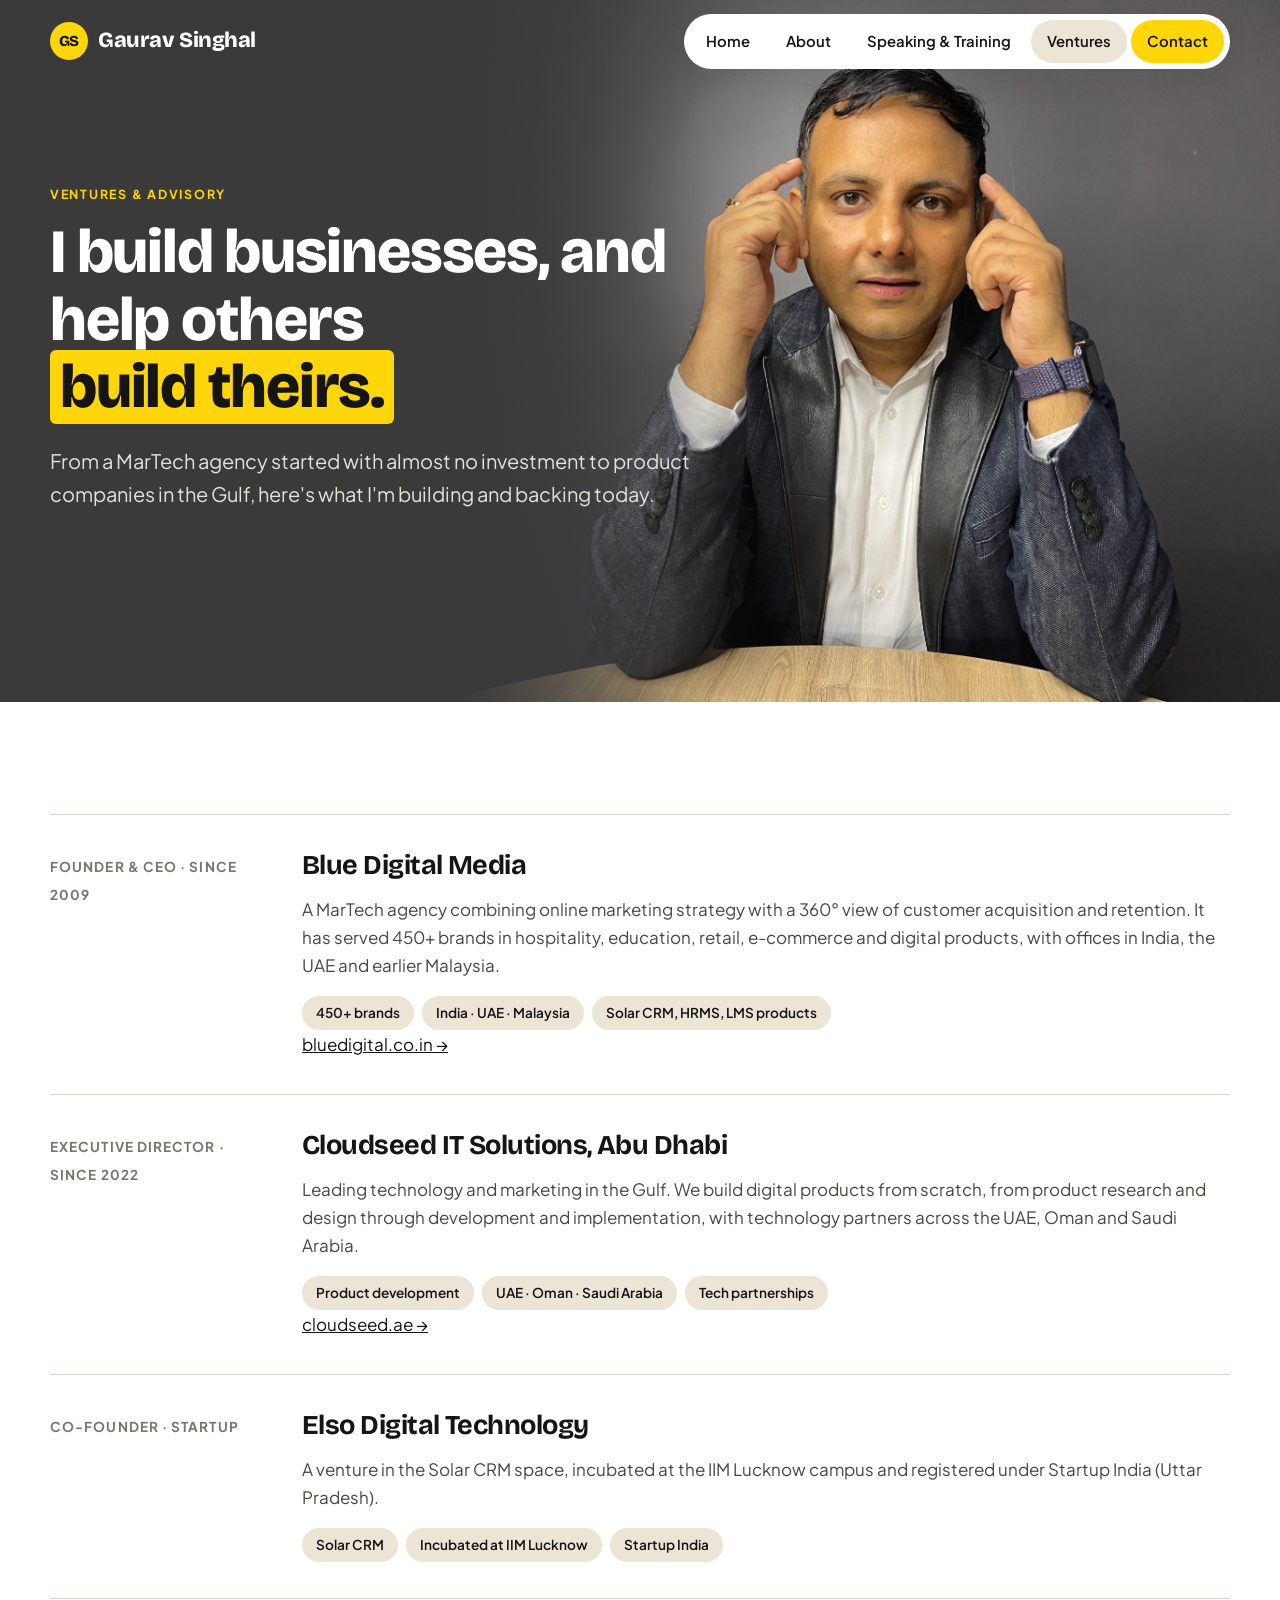
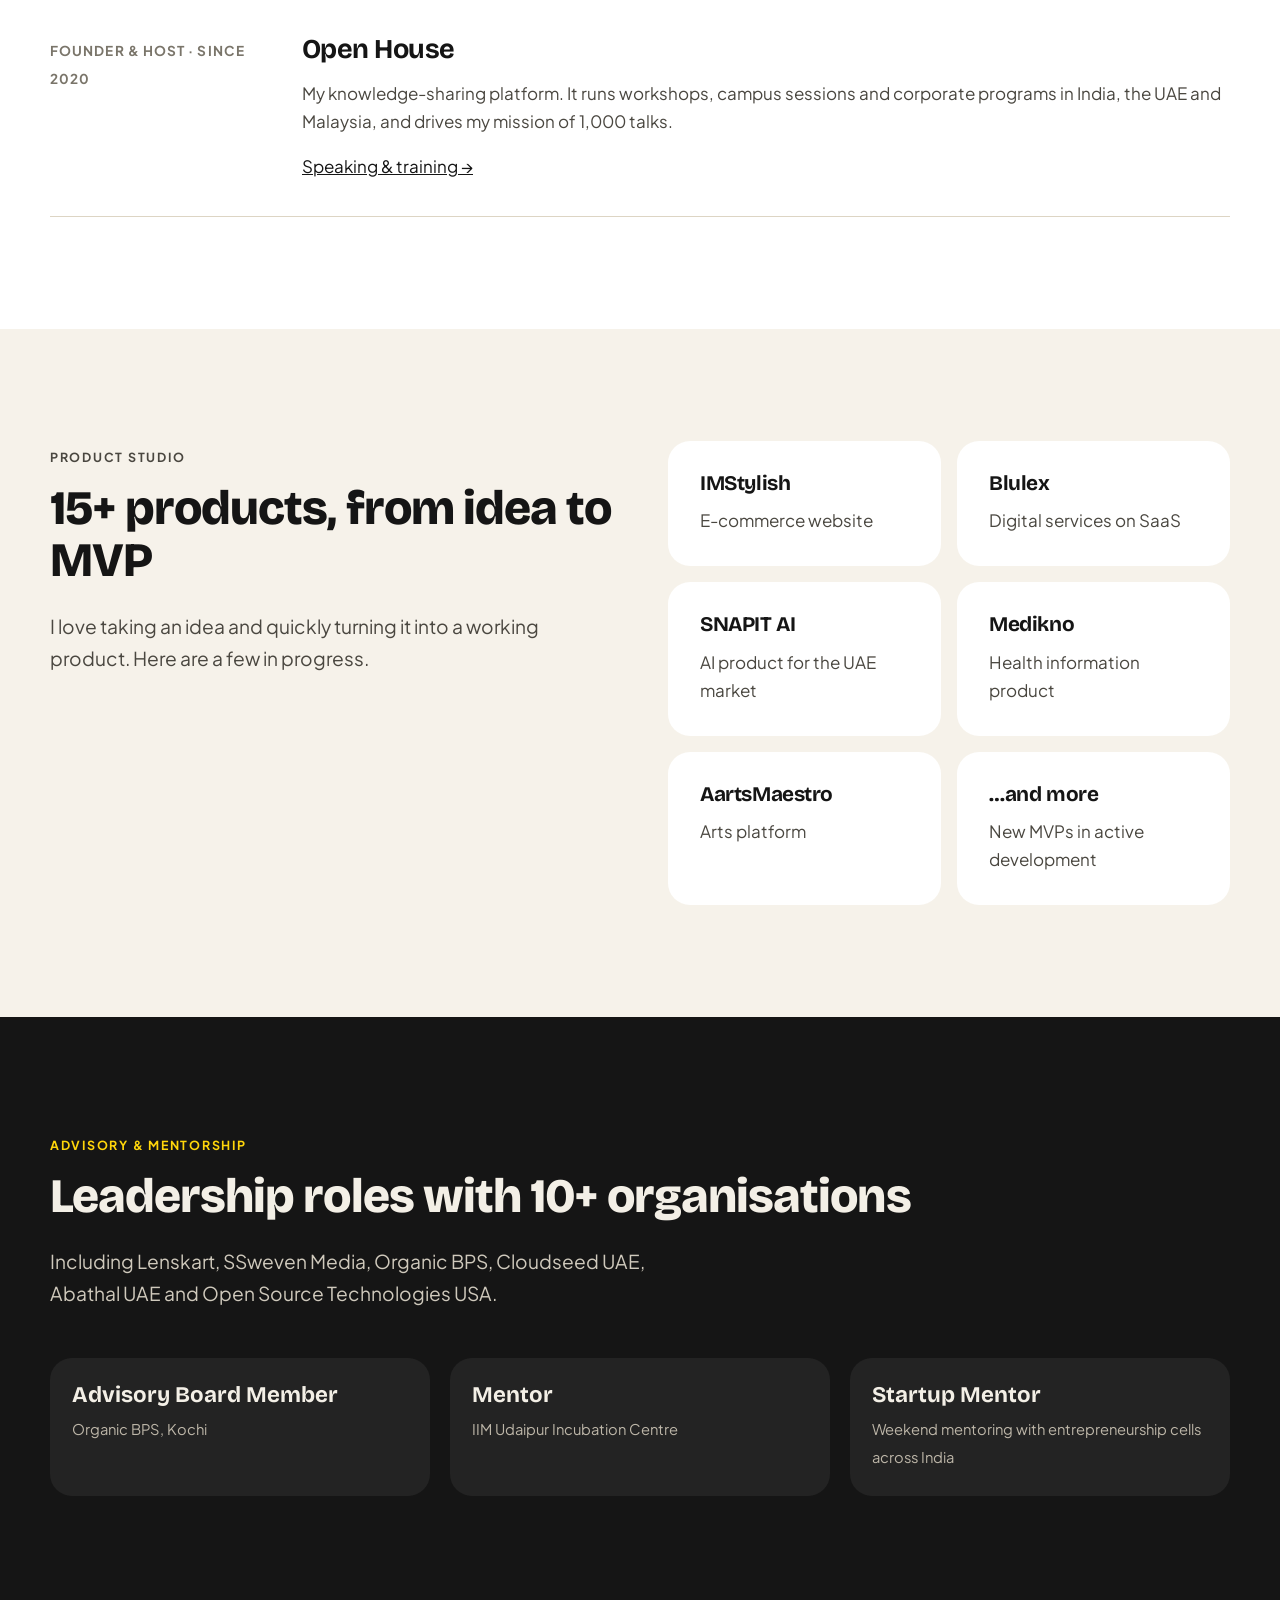
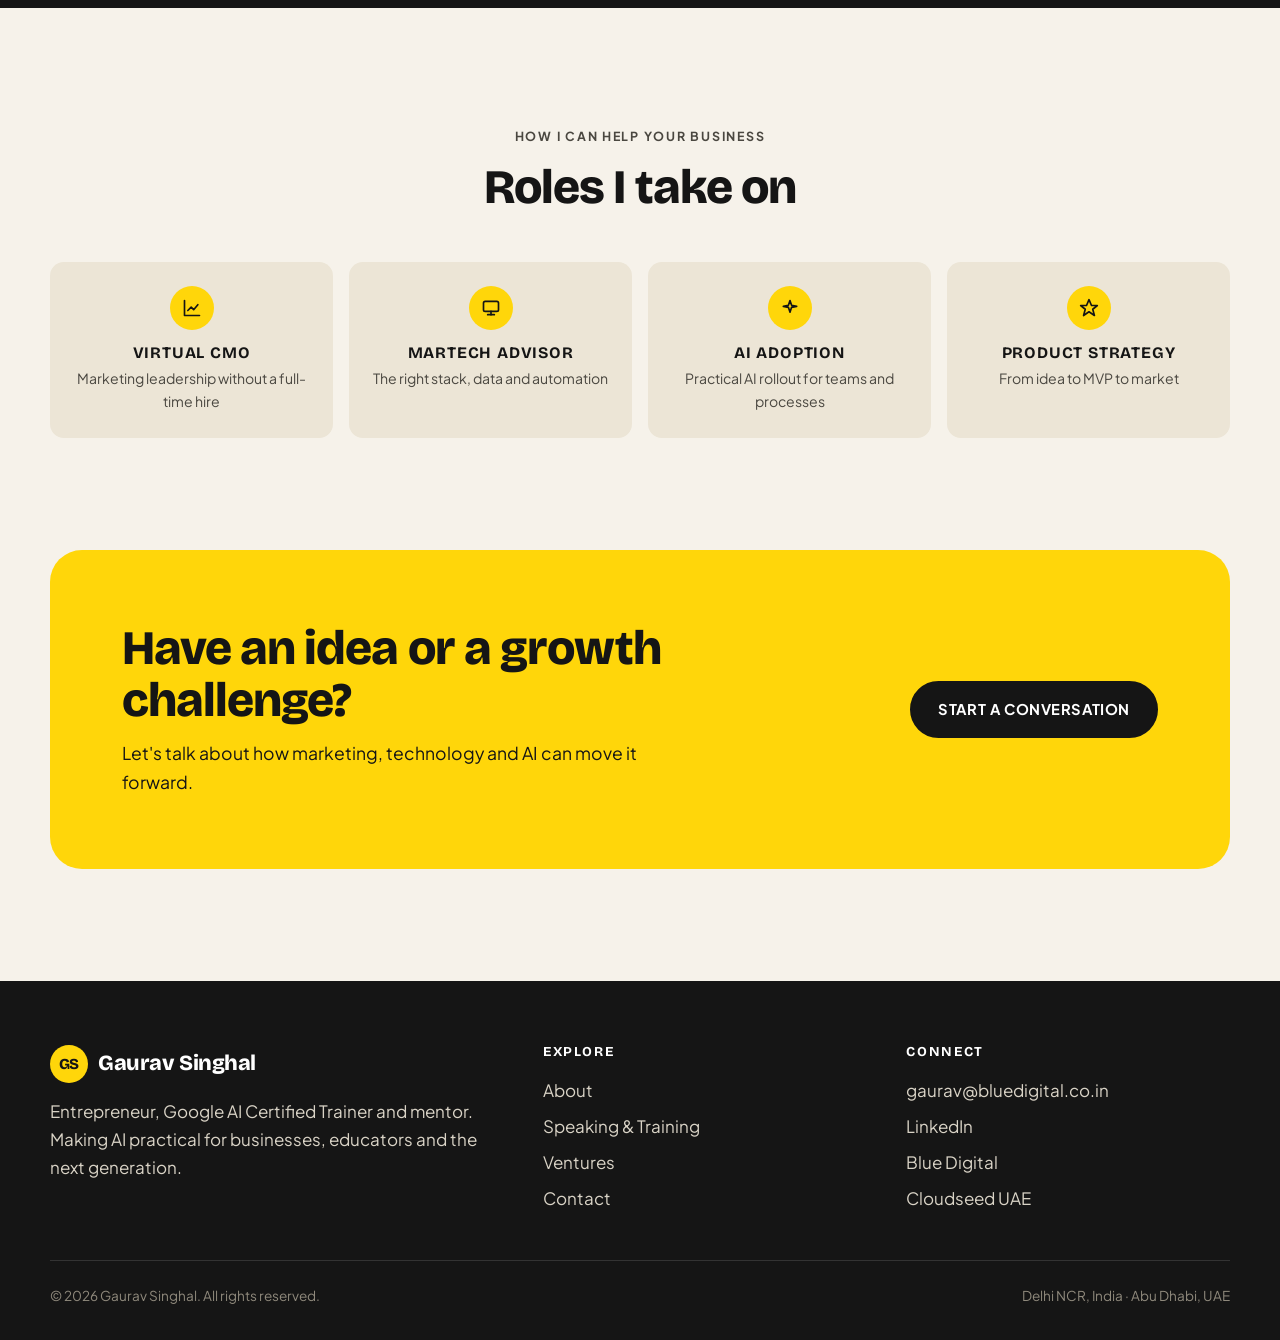
<file: ventures.html>
<!DOCTYPE html>
<html lang="en">
<head>
  <meta charset="UTF-8">
  <meta name="viewport" content="width=device-width, initial-scale=1.0">
  <title>Ventures and Advisory | Gaurav Singhal</title>
  <meta name="description" content="Gaurav Singhal's ventures and advisory roles: Blue Digital Media, Cloudseed IT Solutions UAE, Elso Digital, Open House and 15+ products taken from idea to MVP.">
  <link rel="preconnect" href="https://fonts.googleapis.com">
  <link rel="preconnect" href="https://fonts.gstatic.com" crossorigin>
  <link href="https://fonts.googleapis.com/css2?family=Bricolage+Grotesque:opsz,wght@12..96,600;12..96,700;12..96,800&family=Plus+Jakarta+Sans:wght@400;500;600;700&display=swap" rel="stylesheet">
  <link rel="stylesheet" href="css/styles.css">
</head>
<body>

  <header class="site-header site-header--overlay">
    <nav class="container nav" aria-label="Main">
      <a href="index.html" class="logo"><span class="logo-mark" style="color:var(--ink)">GS</span>Gaurav Singhal</a>
      <button class="nav-toggle" aria-label="Open menu" aria-expanded="false">☰</button>
      <ul class="nav-links">
        <li><a href="index.html">Home</a></li>
        <li><a href="about.html">About</a></li>
        <li><a href="speaking.html">Speaking &amp; Training</a></li>
        <li><a href="ventures.html" aria-current="page">Ventures</a></li>
        <li><a href="contact.html" class="nav-cta">Contact</a></li>
      </ul>
    </nav>
  </header>

  <main>
    <!-- Intro -->
    <section class="fs-hero fs-hero--page">
      <div class="fs-hero__photo">
        <img src="images/gaurav-thinking.jpg" alt="Gaurav Singhal thinking, fingers at his temples" fetchpriority="high">
      </div>
      <div class="container fs-hero__content">
        <span class="eyebrow" style="color:var(--yellow)">Ventures &amp; Advisory</span>
        <h1>I build businesses, and help others <span class="highlight">build theirs.</span></h1>
        <p class="lead">From a MarTech agency started with almost no investment to product companies in the Gulf, here's what I'm building and backing today.</p>
      </div>
    </section>

    <!-- Ventures -->
    <section class="section section--white">
      <div class="container">
        <article class="venture">
          <div>
            <span class="role">Founder &amp; CEO · Since 2009</span>
          </div>
          <div>
            <h3>Blue Digital Media</h3>
            <p>A MarTech agency combining online marketing strategy with a 360° view of customer acquisition and retention. It has served 450+ brands in hospitality, education, retail, e-commerce and digital products, with offices in India, the UAE and earlier Malaysia.</p>
            <ul class="pill-list"><li>450+ brands</li><li>India · UAE · Malaysia</li><li>Solar CRM, HRMS, LMS products</li></ul>
            <a href="https://www.bluedigital.co.in" class="card-link" target="_blank" rel="noopener">bluedigital.co.in →</a>
          </div>
        </article>

        <article class="venture">
          <div>
            <span class="role">Executive Director · Since 2022</span>
          </div>
          <div>
            <h3>Cloudseed IT Solutions, Abu Dhabi</h3>
            <p>Leading technology and marketing in the Gulf. We build digital products from scratch, from product research and design through development and implementation, with technology partners across the UAE, Oman and Saudi Arabia.</p>
            <ul class="pill-list"><li>Product development</li><li>UAE · Oman · Saudi Arabia</li><li>Tech partnerships</li></ul>
            <a href="https://www.cloudseed.ae" class="card-link" target="_blank" rel="noopener">cloudseed.ae →</a>
          </div>
        </article>

        <article class="venture">
          <div>
            <span class="role">Co-founder · Startup</span>
          </div>
          <div>
            <h3>Elso Digital Technology</h3>
            <p>A venture in the Solar CRM space, incubated at the IIM Lucknow campus and registered under Startup India (Uttar Pradesh).</p>
            <ul class="pill-list"><li>Solar CRM</li><li>Incubated at IIM Lucknow</li><li>Startup India</li></ul>
          </div>
        </article>

        <article class="venture">
          <div>
            <span class="role">Founder &amp; Host · Since 2020</span>
          </div>
          <div>
            <h3>Open House</h3>
            <p>My knowledge-sharing platform. It runs workshops, campus sessions and corporate programs in India, the UAE and Malaysia, and drives my mission of 1,000 talks.</p>
            <a href="speaking.html" class="card-link">Speaking &amp; training →</a>
          </div>
        </article>
      </div>
    </section>

    <!-- Product studio -->
    <section class="section">
      <div class="container grid-2" style="align-items:start">
        <div>
          <span class="eyebrow">Product studio</span>
          <h2>15+ products, from idea to MVP</h2>
          <p class="lead">I love taking an idea and quickly turning it into a working product. Here are a few in progress.</p>
        </div>
        <div class="grid-2" style="gap:16px">
          <div class="card"><h3>IMStylish</h3><p>E-commerce website</p></div>
          <div class="card"><h3>Blulex</h3><p>Digital services on SaaS</p></div>
          <div class="card"><h3>SNAPIT AI</h3><p>AI product for the UAE market</p></div>
          <div class="card"><h3>Medikno</h3><p>Health information product</p></div>
          <div class="card"><h3>AartsMaestro</h3><p>Arts platform</p></div>
          <div class="card"><h3>…and more</h3><p>New MVPs in active development</p></div>
        </div>
      </div>
    </section>

    <!-- Advisory -->
    <section class="section section--dark">
      <div class="container">
        <div class="section-head">
          <span class="eyebrow">Advisory &amp; mentorship</span>
          <h2>Leadership roles with 10+ organisations</h2>
          <p class="lead">Including Lenskart, SSweven Media, Organic BPS, Cloudseed UAE, Abathal UAE and Open Source Technologies USA.</p>
        </div>
        <div class="grid-3">
          <div class="stat"><strong style="font-size:1.4rem">Advisory Board Member</strong><span>Organic BPS, Kochi</span></div>
          <div class="stat"><strong style="font-size:1.4rem">Mentor</strong><span>IIM Udaipur Incubation Centre</span></div>
          <div class="stat"><strong style="font-size:1.4rem">Startup Mentor</strong><span>Weekend mentoring with entrepreneurship cells across India</span></div>
        </div>
      </div>
    </section>

    <!-- How I help -->
    <section class="section">
      <div class="container">
        <div class="section-head center">
          <span class="eyebrow">How I can help your business</span>
          <h2>Roles I take on</h2>
        </div>
        <div class="grid-4">
          <div class="tile">
            <div class="icon-dot"><svg viewBox="0 0 24 24"><path d="M3 3v18h18"/><path d="M7 15l4-4 3 3 5-6"/></svg></div>
            <h3>Virtual CMO</h3>
            <p>Marketing leadership without a full-time hire</p>
          </div>
          <div class="tile">
            <div class="icon-dot"><svg viewBox="0 0 24 24"><rect x="3" y="4" width="18" height="12" rx="2"/><path d="M8 20h8"/><path d="M12 16v4"/></svg></div>
            <h3>MarTech Advisor</h3>
            <p>The right stack, data and automation</p>
          </div>
          <div class="tile">
            <div class="icon-dot"><svg viewBox="0 0 24 24"><path d="M12 3l1.9 5.8L20 10l-6.1 1.2L12 17l-1.9-5.8L4 10l6.1-1.2z"/></svg></div>
            <h3>AI Adoption</h3>
            <p>Practical AI rollout for teams and processes</p>
          </div>
          <div class="tile">
            <div class="icon-dot"><svg viewBox="0 0 24 24"><path d="M12 2l3 7h7l-5.5 4.5L18.5 21 12 16.5 5.5 21l2-7.5L2 9h7z"/></svg></div>
            <h3>Product Strategy</h3>
            <p>From idea to MVP to market</p>
          </div>
        </div>
      </div>
    </section>

    <!-- CTA -->
    <section class="section" style="padding-top:0">
      <div class="container">
        <div class="cta-band">
          <div>
            <h2>Have an idea or a growth challenge?</h2>
            <p>Let's talk about how marketing, technology and AI can move it forward.</p>
          </div>
          <div class="btn-row">
            <a href="contact.html" class="btn">Start a conversation</a>
          </div>
        </div>
      </div>
    </section>
  </main>

  <footer class="site-footer">
    <div class="container">
      <div class="footer-grid">
        <div>
          <a href="index.html" class="logo"><span class="logo-mark" style="color:var(--ink)">GS</span>Gaurav Singhal</a>
          <p>Entrepreneur, Google AI Certified Trainer and mentor. Making AI practical for businesses, educators and the next generation.</p>
        </div>
        <div>
          <h4>Explore</h4>
          <ul>
            <li><a href="about.html">About</a></li>
            <li><a href="speaking.html">Speaking &amp; Training</a></li>
            <li><a href="ventures.html">Ventures</a></li>
            <li><a href="contact.html">Contact</a></li>
          </ul>
        </div>
        <div>
          <h4>Connect</h4>
          <ul>
            <li><a href="mailto:gaurav@bluedigital.co.in">gaurav@bluedigital.co.in</a></li>
            <li><a href="https://www.linkedin.com/in/singhalgaurav" target="_blank" rel="noopener">LinkedIn</a></li>
            <li><a href="https://www.bluedigital.co.in" target="_blank" rel="noopener">Blue Digital</a></li>
            <li><a href="https://www.cloudseed.ae" target="_blank" rel="noopener">Cloudseed UAE</a></li>
          </ul>
        </div>
      </div>
      <div class="footer-bottom">
        <span>© <span data-year></span> Gaurav Singhal. All rights reserved.</span>
        <span>Delhi NCR, India · Abu Dhabi, UAE</span>
      </div>
    </div>
  </footer>

  <script src="js/main.js"></script>
</body>
</html>
</file>
<file: css/styles.css>
/* ==========================================================
   Gaurav Singhal — personal website
   Warm cream + signature yellow, inspired by editorial
   personal-brand sites.
   ========================================================== */

:root {
  --cream: #f6f2ea;
  --sand: #ece5d6;
  --paper: #ffffff;
  --ink: #151515;
  --ink-soft: #4a4740;
  --muted: #7a756a;
  --yellow: #ffd60a;
  --yellow-deep: #f2c200;
  --navy: #0f1b3d;
  --line: #ddd5c4;
  --radius: 22px;
  --radius-sm: 14px;
  --shadow: 0 10px 30px rgba(21, 21, 21, 0.08);
  --max: 1180px;
  --font-head: "Bricolage Grotesque", "Segoe UI", system-ui, sans-serif;
  --font-body: "Plus Jakarta Sans", "Segoe UI", system-ui, sans-serif;
}

*,
*::before,
*::after {
  box-sizing: border-box;
}

html {
  scroll-behavior: smooth;
}

body {
  margin: 0;
  background: var(--cream);
  color: var(--ink);
  font-family: var(--font-body);
  font-size: 17px;
  line-height: 1.65;
  -webkit-font-smoothing: antialiased;
}

img {
  max-width: 100%;
  display: block;
}

a {
  color: inherit;
}

h1,
h2,
h3,
h4 {
  font-family: var(--font-head);
  line-height: 1.1;
  letter-spacing: -0.02em;
  margin: 0 0 0.5em;
}

h1 {
  font-size: clamp(2.6rem, 6vw, 4.6rem);
  font-weight: 800;
}

h2 {
  font-size: clamp(2rem, 4vw, 3rem);
  font-weight: 800;
}

h3 {
  font-size: 1.3rem;
  font-weight: 700;
}

p {
  margin: 0 0 1em;
}

.container {
  width: min(var(--max), 100% - 32px);
  margin-inline: auto;
}

.section {
  padding: clamp(64px, 9vw, 112px) 0;
}

.section--white {
  background: var(--paper);
}

.section--sand {
  background: var(--sand);
}

.section--dark {
  background: var(--ink);
  color: #f3efe6;
}

.eyebrow {
  display: inline-block;
  font-size: 0.78rem;
  font-weight: 700;
  letter-spacing: 0.14em;
  text-transform: uppercase;
  color: var(--ink-soft);
  margin-bottom: 14px;
}

.section--dark .eyebrow {
  color: var(--yellow);
}

.lead {
  font-size: 1.2rem;
  color: var(--ink-soft);
  max-width: 640px;
}

.section--dark .lead {
  color: #cfc9bc;
}

.center {
  text-align: center;
}

.center .lead {
  margin-inline: auto;
}

.highlight {
  background: linear-gradient(transparent 58%, var(--yellow) 58%, var(--yellow) 92%, transparent 92%);
  padding: 0 4px;
  white-space: nowrap;
}

/* ---------- Buttons ---------- */

.btn {
  display: inline-flex;
  align-items: center;
  gap: 8px;
  padding: 14px 26px;
  border-radius: 999px;
  font-weight: 700;
  font-size: 0.92rem;
  letter-spacing: 0.04em;
  text-transform: uppercase;
  text-decoration: none;
  border: 2px solid var(--ink);
  transition: transform 0.15s ease, background 0.15s ease;
  cursor: pointer;
  font-family: var(--font-body);
}

.btn:hover {
  transform: translateY(-2px);
}

.btn--yellow {
  background: var(--yellow);
  border-color: var(--yellow);
  color: var(--ink);
}

.btn--yellow:hover {
  background: var(--yellow-deep);
  border-color: var(--yellow-deep);
}

.btn--ghost {
  background: transparent;
  color: var(--ink);
}

.section--dark .btn--ghost {
  color: #fff;
  border-color: #fff;
}

.btn-row {
  display: flex;
  flex-wrap: wrap;
  gap: 12px;
}

/* ---------- Header / floating pill nav ---------- */

.site-header {
  position: sticky;
  top: 0;
  z-index: 50;
  padding: 14px 0;
  background: color-mix(in srgb, var(--cream) 88%, transparent);
  backdrop-filter: blur(10px);
}

.nav {
  display: flex;
  align-items: center;
  justify-content: space-between;
  gap: 20px;
}

.logo {
  font-family: var(--font-head);
  font-weight: 800;
  font-size: 1.35rem;
  text-decoration: none;
  letter-spacing: -0.02em;
  display: flex;
  align-items: center;
  gap: 10px;
}

.logo-mark {
  width: 38px;
  height: 38px;
  border-radius: 50%;
  background: var(--yellow);
  display: grid;
  place-items: center;
  font-size: 0.95rem;
}

.nav-links {
  display: flex;
  align-items: center;
  gap: 4px;
  list-style: none;
  margin: 0;
  padding: 6px;
  background: var(--paper);
  border-radius: 999px;
  box-shadow: var(--shadow);
}

.nav-links a {
  display: block;
  padding: 9px 16px;
  border-radius: 999px;
  text-decoration: none;
  font-weight: 600;
  font-size: 0.93rem;
}

.nav-links a:hover {
  background: var(--sand);
}

.nav-links a[aria-current="page"] {
  background: var(--sand);
}

.nav-links .nav-cta {
  background: var(--yellow);
}

.nav-links .nav-cta:hover {
  background: var(--yellow-deep);
}

.nav-toggle {
  display: none;
  background: var(--paper);
  border: 0;
  width: 46px;
  height: 46px;
  border-radius: 50%;
  box-shadow: var(--shadow);
  cursor: pointer;
  font-size: 1.3rem;
}

/* ---------- Hero ---------- */

.hero {
  padding: 40px 0 80px;
}

.hero-grid {
  display: grid;
  grid-template-columns: 1.15fr 0.85fr;
  gap: 56px;
  align-items: center;
}

.hero-tags {
  display: flex;
  flex-wrap: wrap;
  gap: 8px;
  margin-bottom: 22px;
}

.tag {
  padding: 6px 14px;
  border-radius: 999px;
  background: var(--paper);
  font-size: 0.82rem;
  font-weight: 600;
  border: 1px solid var(--line);
}

.hero h1 {
  margin-bottom: 22px;
}

.hero .lead {
  margin-bottom: 30px;
}

.hero-photo {
  position: relative;
}

.hero-photo img {
  width: 100%;
  aspect-ratio: 4 / 5;
  object-fit: cover;
  object-position: top;
  border-radius: 28px;
  box-shadow: var(--shadow);
}

.hero-photo::before {
  content: "";
  position: absolute;
  inset: 26px -18px -18px 26px;
  background: var(--yellow);
  border-radius: 28px;
  z-index: -1;
}

.hero-badge {
  position: absolute;
  left: -28px;
  bottom: 36px;
  background: var(--paper);
  border-radius: 18px;
  padding: 14px 18px;
  box-shadow: var(--shadow);
  display: flex;
  align-items: center;
  gap: 12px;
  font-size: 0.85rem;
  line-height: 1.3;
}

.hero-badge strong {
  font-family: var(--font-head);
  font-size: 1.6rem;
}

/* Page hero (inner pages) */

.page-hero {
  padding: 56px 0 72px;
}

.page-hero h1 {
  max-width: 900px;
}

/* ---------- Stats ---------- */

.stats {
  display: grid;
  grid-template-columns: repeat(5, 1fr);
  gap: 16px;
}

.stats--4 {
  grid-template-columns: repeat(4, 1fr);
}

.stat {
  background: var(--paper);
  border-radius: var(--radius);
  padding: 26px 22px;
}

.section--dark .stat {
  background: #232323;
}

.stat strong {
  display: block;
  font-family: var(--font-head);
  font-size: 2.6rem;
  line-height: 1;
  margin-bottom: 8px;
}

.stat span {
  font-size: 0.92rem;
  color: var(--ink-soft);
}

.section--dark .stat span {
  color: #bdb6a8;
}

/* ---------- Logo / name strip ---------- */

.trust {
  padding: 40px 0;
  border-top: 1px solid var(--line);
  border-bottom: 1px solid var(--line);
}

.trust-label {
  text-align: center;
  font-size: 0.8rem;
  font-weight: 700;
  letter-spacing: 0.14em;
  text-transform: uppercase;
  color: var(--muted);
  margin-bottom: 18px;
}

.trust-names {
  display: flex;
  flex-wrap: wrap;
  justify-content: center;
  gap: 10px 34px;
  font-family: var(--font-head);
  font-weight: 700;
  font-size: 1.15rem;
  color: var(--ink-soft);
}

/* ---------- Cards / grids ---------- */

.grid-3 {
  display: grid;
  grid-template-columns: repeat(3, 1fr);
  gap: 20px;
}

.grid-4 {
  display: grid;
  grid-template-columns: repeat(4, 1fr);
  gap: 16px;
}

.grid-2 {
  display: grid;
  grid-template-columns: 1fr 1fr;
  gap: 56px;
  align-items: center;
}

.section-head {
  margin-bottom: 48px;
}

.card {
  background: var(--paper);
  border-radius: var(--radius);
  padding: 32px;
  height: 100%;
}

.section--white .card {
  background: var(--cream);
}

.card p {
  color: var(--ink-soft);
  margin: 0;
}

.card .card-link {
  display: inline-block;
  margin-top: 18px;
  font-weight: 700;
  text-decoration: none;
  border-bottom: 2px solid var(--yellow);
}

.icon-dot {
  width: 52px;
  height: 52px;
  border-radius: 50%;
  background: var(--yellow);
  display: grid;
  place-items: center;
  margin-bottom: 20px;
}

.icon-dot svg {
  width: 24px;
  height: 24px;
  stroke: var(--ink);
  fill: none;
  stroke-width: 2;
  stroke-linecap: round;
  stroke-linejoin: round;
}

/* Topic tiles */

.tile {
  background: var(--sand);
  border-radius: var(--radius-sm);
  padding: 24px 18px;
  text-align: center;
}

.section--sand .tile {
  background: var(--paper);
}

.tile .icon-dot {
  margin: 0 auto 14px;
  width: 44px;
  height: 44px;
}

.tile .icon-dot svg {
  width: 20px;
  height: 20px;
}

.tile h3 {
  font-size: 1rem;
  text-transform: uppercase;
  letter-spacing: 0.05em;
  margin-bottom: 6px;
}

.tile p {
  font-size: 0.88rem;
  color: var(--ink-soft);
  margin: 0;
}

/* Feature image block */

.feature-img img {
  width: 100%;
  border-radius: var(--radius);
  object-fit: cover;
}

.check-list {
  list-style: none;
  padding: 0;
  margin: 24px 0 32px;
}

.check-list li {
  position: relative;
  padding-left: 34px;
  margin-bottom: 12px;
}

.check-list li::before {
  content: "";
  position: absolute;
  left: 0;
  top: 5px;
  width: 20px;
  height: 20px;
  border-radius: 50%;
  background: var(--yellow) url("data:image/svg+xml,%3Csvg xmlns='http://www.w3.org/2000/svg' viewBox='0 0 24 24' fill='none' stroke='%23151515' stroke-width='3' stroke-linecap='round' stroke-linejoin='round'%3E%3Cpath d='M5 12l5 5L20 7'/%3E%3C/svg%3E") center / 12px no-repeat;
}

/* Quote */

.quote {
  font-family: var(--font-head);
  font-size: clamp(1.7rem, 3.4vw, 2.6rem);
  font-weight: 700;
  line-height: 1.2;
  max-width: 900px;
  margin: 0 auto;
  text-align: center;
}

.quote cite {
  display: block;
  margin-top: 22px;
  font-family: var(--font-body);
  font-size: 1rem;
  font-style: normal;
  font-weight: 600;
  color: var(--muted);
}

/* ---------- Gallery ---------- */

.gallery {
  display: grid;
  grid-template-columns: repeat(4, 1fr);
  gap: 14px;
}

.gallery-item {
  position: relative;
  margin: 0;
  border-radius: var(--radius-sm);
  overflow: hidden;
  aspect-ratio: 1;
  background: var(--sand);
  cursor: zoom-in;
}

.gallery-item img {
  width: 100%;
  height: 100%;
  object-fit: cover;
  transition: transform 0.35s ease;
}

.gallery-item:hover img {
  transform: scale(1.05);
}

.gallery-item figcaption {
  position: absolute;
  left: 0;
  right: 0;
  bottom: 0;
  padding: 36px 14px 12px;
  background: linear-gradient(transparent, rgba(0, 0, 0, 0.75));
  color: #fff;
  font-size: 0.82rem;
  font-weight: 600;
  line-height: 1.35;
}

.gallery.is-collapsed .gallery-item:nth-child(n + 13) {
  display: none;
}

.lightbox {
  position: fixed;
  inset: 0;
  z-index: 100;
  background: rgba(10, 10, 10, 0.92);
  display: none;
  align-items: center;
  justify-content: center;
  flex-direction: column;
  padding: 24px 16px;
}

.lightbox.open {
  display: flex;
}

.lightbox img {
  max-width: min(1000px, 100%);
  max-height: 78vh;
  border-radius: var(--radius-sm);
  object-fit: contain;
}

.lightbox p {
  color: #fff;
  font-weight: 600;
  margin: 16px 0 0;
  text-align: center;
}

.lightbox button {
  position: absolute;
  background: var(--yellow);
  border: 0;
  width: 48px;
  height: 48px;
  border-radius: 50%;
  font-size: 1.3rem;
  cursor: pointer;
  color: var(--ink);
}

.lightbox .lb-close {
  top: 18px;
  right: 18px;
}

.lightbox .lb-prev {
  left: 18px;
  top: 50%;
  transform: translateY(-50%);
}

.lightbox .lb-next {
  right: 18px;
  top: 50%;
  transform: translateY(-50%);
}

/* ---------- Timeline ---------- */

.timeline {
  list-style: none;
  margin: 0;
  padding: 0;
  position: relative;
}

.timeline::before {
  content: "";
  position: absolute;
  left: 9px;
  top: 8px;
  bottom: 8px;
  width: 2px;
  background: var(--line);
}

.timeline li {
  position: relative;
  padding: 0 0 40px 48px;
}

.timeline li:last-child {
  padding-bottom: 0;
}

.timeline li::before {
  content: "";
  position: absolute;
  left: 0;
  top: 6px;
  width: 20px;
  height: 20px;
  border-radius: 50%;
  background: var(--yellow);
  border: 4px solid var(--cream);
  box-shadow: 0 0 0 2px var(--ink);
}

.section--white .timeline li::before {
  border-color: var(--paper);
}

.timeline .when {
  font-size: 0.82rem;
  font-weight: 700;
  letter-spacing: 0.1em;
  text-transform: uppercase;
  color: var(--muted);
}

.timeline h3 {
  margin: 4px 0 6px;
}

.timeline p {
  color: var(--ink-soft);
  margin: 0;
}

/* ---------- Ventures ---------- */

.venture {
  display: grid;
  grid-template-columns: 220px 1fr;
  gap: 32px;
  padding: 36px 0;
  border-top: 1px solid var(--line);
}

.venture:last-child {
  border-bottom: 1px solid var(--line);
}

.venture .role {
  font-size: 0.85rem;
  font-weight: 700;
  letter-spacing: 0.08em;
  text-transform: uppercase;
  color: var(--muted);
}

.venture h3 {
  font-size: 1.7rem;
}

.venture p {
  color: var(--ink-soft);
}

.pill-list {
  display: flex;
  flex-wrap: wrap;
  gap: 8px;
  list-style: none;
  padding: 0;
  margin: 16px 0 0;
}

.pill-list li {
  padding: 6px 14px;
  border-radius: 999px;
  background: var(--paper);
  font-size: 0.85rem;
  font-weight: 600;
}

.section--white .pill-list li {
  background: var(--sand);
}

/* ---------- CTA band ---------- */

.cta-band {
  background: var(--yellow);
  border-radius: 32px;
  padding: clamp(40px, 6vw, 72px);
  display: grid;
  grid-template-columns: 1.4fr 1fr;
  gap: 32px;
  align-items: center;
}

.cta-band h2 {
  margin-bottom: 12px;
}

.cta-band p {
  margin: 0;
  font-size: 1.1rem;
}

.cta-band .btn-row {
  justify-content: flex-end;
}

.cta-band .btn {
  background: var(--ink);
  color: #fff;
}

.cta-band .btn--ghost {
  background: transparent;
  color: var(--ink);
}

/* ---------- Contact ---------- */

.contact-grid {
  display: grid;
  grid-template-columns: 0.9fr 1.1fr;
  gap: 40px;
  align-items: start;
}

.contact-list {
  list-style: none;
  padding: 0;
  margin: 28px 0 0;
}

.contact-list li {
  display: flex;
  gap: 16px;
  align-items: center;
  padding: 18px 0;
  border-top: 1px solid var(--line);
}

.contact-list .icon-dot {
  margin: 0;
  flex: none;
  width: 46px;
  height: 46px;
}

.contact-list small {
  display: block;
  font-size: 0.78rem;
  font-weight: 700;
  letter-spacing: 0.1em;
  text-transform: uppercase;
  color: var(--muted);
}

.contact-list a {
  font-weight: 600;
  text-decoration: none;
  word-break: break-word;
}

.form {
  background: var(--paper);
  border-radius: var(--radius);
  padding: clamp(24px, 4vw, 40px);
  box-shadow: var(--shadow);
}

.form-row {
  display: grid;
  grid-template-columns: 1fr 1fr;
  gap: 16px;
}

.field {
  margin-bottom: 18px;
}

.field label {
  display: block;
  font-weight: 600;
  font-size: 0.9rem;
  margin-bottom: 6px;
}

.field input,
.field select,
.field textarea {
  width: 100%;
  padding: 13px 16px;
  border: 1.5px solid var(--line);
  border-radius: 12px;
  font: inherit;
  font-size: 1rem;
  background: var(--cream);
  color: var(--ink);
}

.field input:focus,
.field select:focus,
.field textarea:focus {
  outline: none;
  border-color: var(--ink);
  background: #fff;
}

.field textarea {
  min-height: 130px;
  resize: vertical;
}

.form-note {
  font-size: 0.85rem;
  color: var(--muted);
  margin: 14px 0 0;
}

/* ---------- Footer ---------- */

.site-footer {
  background: var(--ink);
  color: #d9d3c6;
  padding: 64px 0 32px;
}

.footer-grid {
  display: grid;
  grid-template-columns: 1.4fr 1fr 1fr;
  gap: 40px;
  padding-bottom: 40px;
  border-bottom: 1px solid #333;
}

.site-footer .logo {
  color: #fff;
  margin-bottom: 14px;
}

.site-footer h4 {
  color: #fff;
  font-size: 0.85rem;
  letter-spacing: 0.12em;
  text-transform: uppercase;
  margin-bottom: 16px;
}

.site-footer ul {
  list-style: none;
  padding: 0;
  margin: 0;
}

.site-footer li {
  margin-bottom: 8px;
}

.site-footer a {
  text-decoration: none;
}

.site-footer a:hover {
  color: var(--yellow);
}

.footer-bottom {
  padding-top: 24px;
  font-size: 0.85rem;
  color: #8f897c;
  display: flex;
  justify-content: space-between;
  flex-wrap: wrap;
  gap: 10px;
}

/* ==========================================================
   Full-screen layouts (home + photo heroes)
   ========================================================== */

:root {
  --charcoal: #3a3a3b;
}

/* Header that floats over a dark photo hero, turns cream on scroll */
.site-header--overlay {
  position: fixed;
  left: 0;
  right: 0;
  background: transparent;
  backdrop-filter: none;
  transition: background 0.25s ease, padding 0.25s ease;
}

.site-header--overlay .logo {
  color: #fff;
}

.site-header--overlay.is-scrolled {
  background: color-mix(in srgb, var(--cream) 92%, transparent);
  backdrop-filter: blur(10px);
}

.site-header--overlay.is-scrolled .logo {
  color: var(--ink);
}

/* Full-viewport photo hero */
.fs-hero {
  position: relative;
  min-height: 100vh;
  min-height: 100svh;
  background: var(--charcoal);
  color: #fff;
  display: flex;
  align-items: center;
  overflow: hidden;
}

.fs-hero__photo {
  position: absolute;
  top: 0;
  right: 0;
  bottom: 0;
  width: 64%;
}

.fs-hero__photo img {
  width: 100%;
  height: 100%;
  object-fit: cover;
  object-position: center 30%;
  -webkit-mask-image: linear-gradient(to right, transparent 0%, #000 30%);
  mask-image: linear-gradient(to right, transparent 0%, #000 30%);
}

.fs-hero::before {
  content: "";
  position: absolute;
  inset: 0;
  z-index: 1;
  background: linear-gradient(90deg, rgba(58, 58, 59, 0.9) 0%, rgba(58, 58, 59, 0.55) 42%, transparent 62%);
  pointer-events: none;
}

.fs-hero__content {
  position: relative;
  z-index: 2;
  padding: 120px 0 100px;
}

.fs-hero__content > * {
  max-width: 640px;
}

.fs-hero h1 {
  font-size: clamp(2.6rem, 4.8vw, 4.8rem);
  margin-bottom: 22px;
}

.fs-hero .lead {
  color: #e4e0d8;
  font-size: 1.25rem;
  margin-bottom: 34px;
}

.fs-hero .tag {
  background: rgba(255, 255, 255, 0.1);
  border-color: rgba(255, 255, 255, 0.25);
  color: #fff;
}

.fs-hero .highlight {
  color: var(--ink);
  background: var(--yellow);
  border-radius: 6px;
  padding: 0 10px;
}

.fs-hero .btn--ghost {
  color: #fff;
  border-color: #fff;
}

.fs-hero__scroll {
  position: absolute;
  left: 50%;
  bottom: 26px;
  transform: translateX(-50%);
  z-index: 2;
  font-size: 0.75rem;
  font-weight: 700;
  letter-spacing: 0.2em;
  text-transform: uppercase;
  color: rgba(255, 255, 255, 0.7);
  text-decoration: none;
  display: flex;
  flex-direction: column;
  align-items: center;
  gap: 8px;
}

.fs-hero__scroll::after {
  content: "";
  width: 2px;
  height: 34px;
  background: var(--yellow);
  animation: scroll-cue 1.8s ease-in-out infinite;
}

@keyframes scroll-cue {
  0%, 100% { transform: scaleY(0.4); transform-origin: top; }
  50% { transform: scaleY(1); transform-origin: top; }
}

/* Video hero: video fills the right ~64% of a full-screen section */
.video-bg {
  position: absolute;
  inset: 0;
  overflow: hidden;
  -webkit-mask-image: linear-gradient(to right, transparent 0%, #000 22%);
  mask-image: linear-gradient(to right, transparent 0%, #000 22%);
}

.video-bg video {
  width: 100%;
  height: 100%;
  object-fit: cover;
  object-position: center 30%;
  display: block;
}



/* Shorter photo hero for inner pages */
.fs-hero--page {
  min-height: 78vh;
}

/* Yellow scrolling marquee */
.marquee {
  background: var(--ink);
  color: #fff;
  overflow: hidden;
  padding: 18px 0;
  white-space: nowrap;
}

.marquee__track {
  display: inline-flex;
  gap: 48px;
  animation: marquee 40s linear infinite;
  font-family: var(--font-head);
  font-weight: 800;
  font-size: 1.35rem;
  text-transform: uppercase;
  letter-spacing: 0.02em;
}

.marquee__track span::after {
  content: "✦";
  margin-left: 48px;
  color: var(--yellow);
}

@keyframes marquee {
  from { transform: translateX(0); }
  to { transform: translateX(-50%); }
}

@media (prefers-reduced-motion: reduce) {
  .marquee__track,
  .fs-hero__scroll::after {
    animation: none;
  }
}

/* Edge-to-edge split: text panel + full-height photo */
.split {
  display: grid;
  grid-template-columns: 1fr 1fr;
  min-height: 90vh;
}

.split__text {
  display: flex;
  flex-direction: column;
  justify-content: center;
  padding: clamp(48px, 7vw, 110px);
}

.split__text > * {
  max-width: 560px;
}

.split__photo {
  position: relative;
  min-height: 420px;
}

.split__photo img {
  position: absolute;
  inset: 0;
  width: 100%;
  height: 100%;
  object-fit: cover;
  object-position: center 25%;
}

.split--yellow .split__text {
  background: var(--yellow);
}

.split--yellow .eyebrow,
.split--yellow .lead {
  color: var(--ink);
}

.split--dark .split__text {
  background: #141414;
  color: #f3efe6;
}

.split--dark .eyebrow {
  color: var(--yellow);
}

.split--dark .lead {
  color: #cfc9bc;
}

.split--reverse .split__photo {
  order: -1;
}

.split .quote {
  text-align: left;
  margin: 0 0 20px;
}

.split .btn--dark {
  background: var(--ink);
  border-color: var(--ink);
  color: #fff;
}

/* Big numbers row */
.big-stats {
  display: grid;
  grid-template-columns: repeat(5, 1fr);
  border-top: 1px solid var(--line);
}

.big-stats div {
  padding: 40px 24px;
  border-right: 1px solid var(--line);
}

.big-stats div:last-child {
  border-right: 0;
}

.big-stats strong {
  display: block;
  font-family: var(--font-head);
  font-size: clamp(2.6rem, 4.4vw, 4rem);
  line-height: 1;
  margin-bottom: 10px;
}

.big-stats span {
  color: var(--ink-soft);
  font-size: 0.95rem;
}

/* Gallery teaser strip */
.photo-strip {
  display: grid;
  grid-template-columns: repeat(4, 1fr);
}

.photo-strip a {
  position: relative;
  aspect-ratio: 1;
  overflow: hidden;
  display: block;
}

.photo-strip img {
  width: 100%;
  height: 100%;
  object-fit: cover;
  transition: transform 0.4s ease;
}

.photo-strip a:hover img {
  transform: scale(1.06);
}

/* Full-width closing CTA */
.cta-full {
  background: var(--yellow);
  text-align: center;
  padding: clamp(80px, 12vw, 150px) 0;
}

.cta-full h2 {
  font-size: clamp(2.4rem, 6vw, 4.8rem);
  max-width: 900px;
  margin: 0 auto 18px;
}

.cta-full p {
  font-size: 1.2rem;
  max-width: 560px;
  margin: 0 auto 32px;
}

.cta-full .btn {
  background: var(--ink);
  color: #fff;
}

/* ---------- Responsive ---------- */

@media (max-width: 1000px) {
  .stats {
    grid-template-columns: repeat(3, 1fr);
  }

  .grid-4 {
    grid-template-columns: repeat(2, 1fr);
  }

  .gallery {
    grid-template-columns: repeat(3, 1fr);
  }

  .big-stats {
    grid-template-columns: repeat(3, 1fr);
  }

  .big-stats div:nth-child(3) {
    border-right: 0;
  }
}

@media (max-width: 880px) {
  /* Photo heroes stack: photo on top, text below */
  .fs-hero {
    flex-direction: column;
    align-items: stretch;
    min-height: 0;
  }

  .fs-hero::before {
    display: none;
  }

  .fs-hero__photo {
    position: relative;
    width: 100%;
    height: 72vh;
    min-height: 420px;
  }

  .fs-hero__photo img,
  .video-bg {
    -webkit-mask-image: linear-gradient(to bottom, #000 65%, transparent 100%);
    mask-image: linear-gradient(to bottom, #000 65%, transparent 100%);
  }

  .fs-hero--video .fs-hero__photo {
    height: 56vh;
  }


  .fs-hero__content {
    padding: 0 0 72px;
    margin-top: -90px;
  }

  .fs-hero__scroll {
    display: none;
  }

  .split,
  .split--reverse {
    grid-template-columns: 1fr;
    min-height: 0;
  }

  .split__photo {
    order: -1;
    min-height: 0;
    aspect-ratio: 4 / 5;
  }

  .photo-strip {
    grid-template-columns: 1fr 1fr;
  }

  /* Overlay header: keep the menu toggle visible on the dark hero */
  .site-header--overlay .nav-links a {
    color: var(--ink);
  }
}

@media (max-width: 880px) {
  .nav-toggle {
    display: grid;
    place-items: center;
  }

  .nav-links {
    display: none;
    position: absolute;
    top: 72px;
    left: 16px;
    right: 16px;
    flex-direction: column;
    align-items: stretch;
    border-radius: 22px;
    padding: 10px;
  }

  .nav-links.open {
    display: flex;
  }

  .nav-links a {
    padding: 14px 18px;
  }

  .hero-grid,
  .grid-2,
  .contact-grid,
  .cta-band {
    grid-template-columns: 1fr;
  }

  .hero-photo {
    max-width: 420px;
    margin: 0 auto;
  }

  .hero-badge {
    left: 0;
  }

  .grid-3 {
    grid-template-columns: 1fr;
  }

  .venture {
    grid-template-columns: 1fr;
    gap: 8px;
  }

  .cta-band .btn-row {
    justify-content: flex-start;
  }

  .footer-grid {
    grid-template-columns: 1fr;
  }
}

@media (max-width: 560px) {
  body {
    font-size: 16px;
  }

  .stats {
    grid-template-columns: 1fr 1fr;
  }

  .stat strong {
    font-size: 2rem;
  }

  .grid-4 {
    grid-template-columns: 1fr 1fr;
  }

  .grid-4--cards {
    grid-template-columns: 1fr;
  }

  .big-stats {
    grid-template-columns: 1fr 1fr;
  }

  .big-stats div {
    padding: 28px 16px;
    border-bottom: 1px solid var(--line);
  }

  .big-stats div:nth-child(even) {
    border-right: 0;
  }

  .big-stats div:nth-child(3) {
    border-right: 1px solid var(--line);
  }

  .marquee__track {
    font-size: 1.05rem;
  }

  .gallery {
    grid-template-columns: 1fr 1fr;
    gap: 10px;
  }

  .gallery-item figcaption {
    font-size: 0.72rem;
    padding: 28px 10px 8px;
  }

  .lightbox .lb-prev,
  .lightbox .lb-next {
    top: auto;
    bottom: 18px;
    transform: none;
  }

  .form-row {
    grid-template-columns: 1fr;
  }

  .hero-photo::before {
    inset: 18px -10px -10px 18px;
  }
}
</file>
